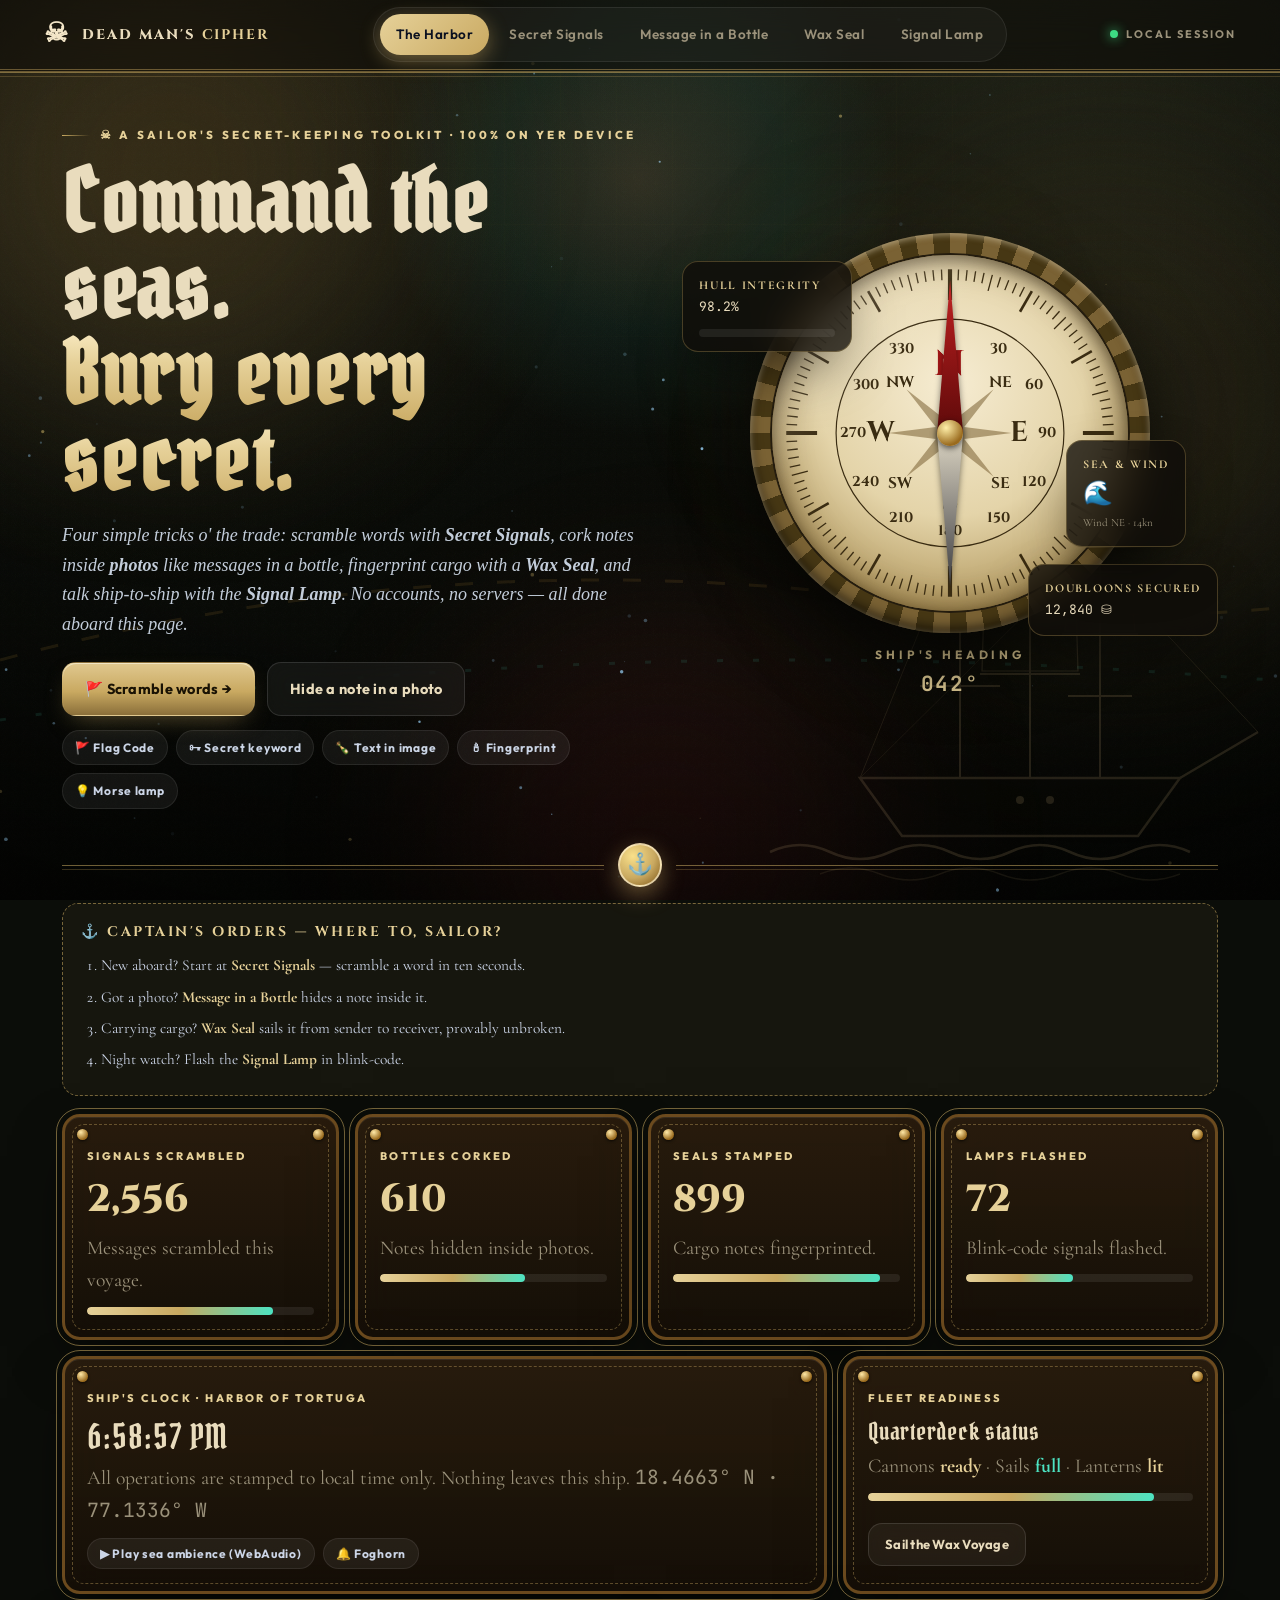
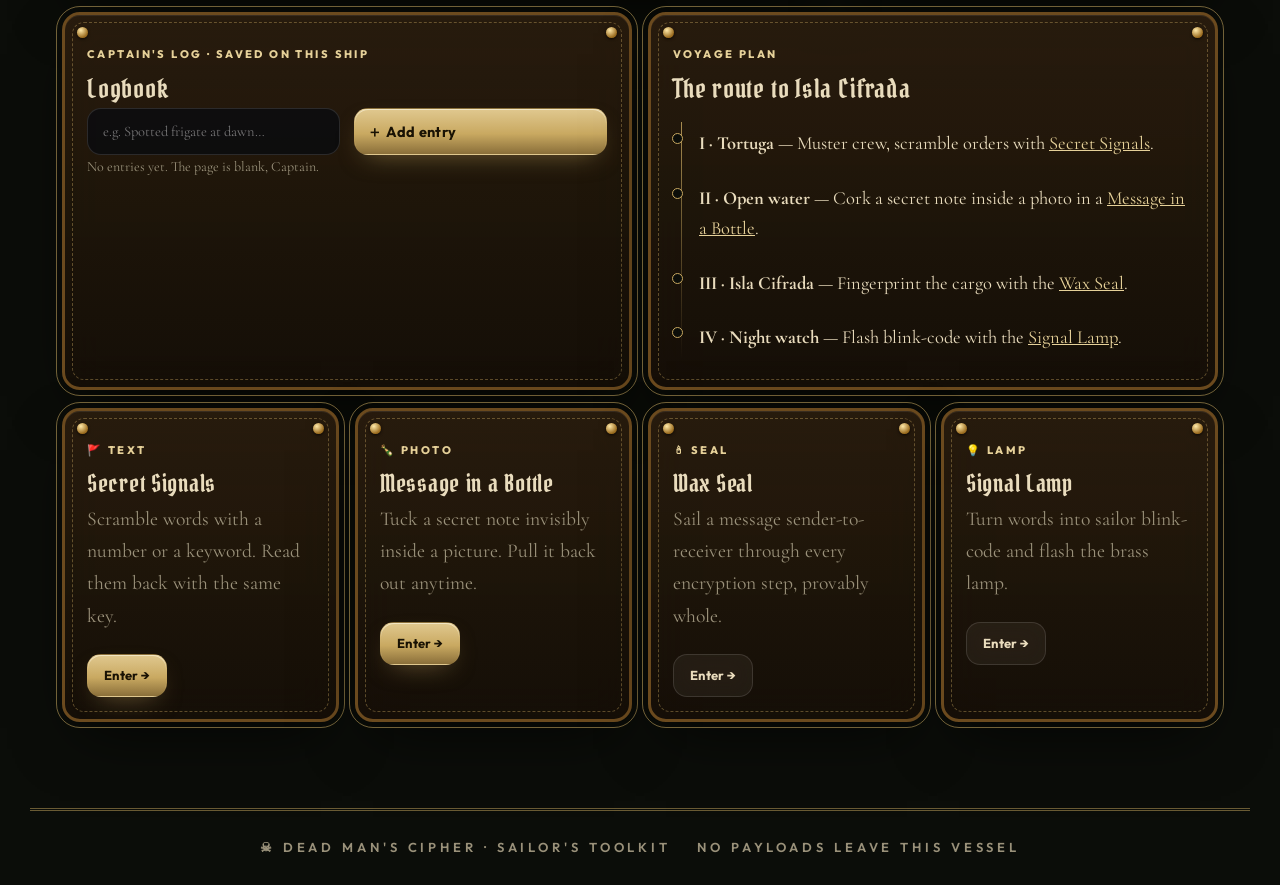
<file: index.html>
<!DOCTYPE html><html lang="en"><head><meta charset="UTF-8"><meta name="viewport" content="width=device-width,initial-scale=1">
<title>Dead Man's Cipher — The Harbor</title><meta name="description" content="A sailor's secret-keeping toolkit. Fully on your device.">
<link rel="stylesheet" href="css/styles.css">
<style>
/* Real mariner's compass: knurled brass bezel, engraved cream face, live needle */
.mariner{width:min(400px,86vw); margin:0 auto; text-align:center; animation:float 7s ease-in-out infinite}
.mariner:hover #needleSpin{animation:needlespin 1.6s linear infinite; cursor:pointer}
@keyframes needlespin{to{transform:rotate(360deg)}}
.bezel{position:relative; width:100%; aspect-ratio:1/1; border-radius:50%;
  background:repeating-conic-gradient(from 0deg,#7a6234 0 5deg,#463714 5deg 10deg);
  box-shadow:0 30px 70px rgba(0,0,0,.7), inset 0 2px 6px rgba(255,240,200,.5), inset 0 -5px 12px rgba(0,0,0,.65);
  padding:5.5%}
.bezel-face{position:relative; width:100%; height:100%; border-radius:50%; overflow:hidden;
  background:radial-gradient(circle at 50% 36%, #f6ecd2 0%, #e4d4a9 46%, #b49b62 78%, #6e5a30 100%);
  box-shadow:inset 0 0 34px rgba(60,40,10,.6), inset 0 5px 14px rgba(0,0,0,.35), 0 0 0 2px #241c0e}
#rose{position:absolute; inset:0; width:100%; height:100%}
#needleSpin{position:absolute; inset:0; transition:transform 1.6s cubic-bezier(.3,1.3,.4,1)}
.pin{position:absolute; left:50%; top:7%; bottom:7%; width:26px; transform:translateX(-50%);
  filter:drop-shadow(0 2px 3px rgba(0,0,0,.5))}
.pin i{position:absolute; left:0; right:0; display:block}
.pin .nn{top:0; height:50%; background:linear-gradient(180deg,#c02020,#5e0a0a); clip-path:polygon(50% 0,100% 100%,0 100%)}
.pin .ss{bottom:0; height:50%; background:linear-gradient(0deg,#3c3c40,#ddd6c4); clip-path:polygon(0 0,100% 0,50% 100%)}
.pivot{position:absolute; left:50%; top:50%; width:26px; height:26px; transform:translate(-50%,-50%);
  border-radius:50%; background:radial-gradient(circle at 35% 30%,#ffefa8,#9a6b1e 70%);
  box-shadow:0 2px 6px rgba(0,0,0,.65)}
.glare{position:absolute; inset:0; border-radius:50%; pointer-events:none;
  background:linear-gradient(135deg,rgba(255,255,255,.3) 0%,transparent 34%)}
.heading{margin-top:12px; font-size:12px; letter-spacing:.32em; color:var(--gold2); font-family:'Outfit',sans-serif; font-weight:700}
.heading .mono{font-size:21px; letter-spacing:.08em; display:block; margin-top:2px}
</style></head><body>
<div class="bg"><div class="blob b1"></div><div class="blob b2"></div><div class="blob b3"></div><div class="blob b4"></div>
<div class="grid"></div><canvas id="stars"></canvas><div id="cursorGlow"></div><div class="noise"></div><div class="vignette"></div></div>
<div class="map-lines"></div>

<header class="topbar" id="topbar">
  <a class="brand" href="index.html" data-link><span class="brand-mark">☠</span><span>DEAD MAN'S <b>CIPHER</b></span></a>
  <nav class="nav" id="mainNav"><span id="navPill"></span>
    <a href="index.html" data-link class="active">The Harbor</a>
    <a href="cipher.html" data-link>Secret Signals</a>
    <a href="stego.html" data-link>Message in a Bottle</a>
    <a href="seal.html" data-link>Wax Seal</a>
    <a href="trials.html" data-link>Signal Lamp</a>
  </nav>
  <div class="top-right"><div class="live"><i></i><span>LOCAL SESSION</span></div>
  <button class="burger" id="burger" aria-label="Menu">☰</button></div>
</header>
<div class="mobile-menu glass hidden" id="mmenu">
  <a href="index.html" class="active">The Harbor</a><a href="cipher.html">Secret Signals</a>
  <a href="stego.html">Message in a Bottle</a><a href="seal.html">Wax Seal</a><a href="trials.html">Signal Lamp</a>
</div>

<div class="wrap"><main class="page" id="page">
  <section class="hero">
    <div>
      <div class="eyebrow">☠ A sailor's secret-keeping toolkit · 100% on yer device</div>
      <h1 class="pirate-h" style="font-size:clamp(46px,7vw,86px);line-height:1;margin:14px 0">Command the seas.<br><span class="gold-h">Bury every secret.</span></h1>
      <p class="pirate-lead">Four simple tricks o' the trade: scramble words with <b>Secret Signals</b>, cork notes inside <b>photos</b> like messages in a bottle, fingerprint cargo with a <b>Wax Seal</b>, and talk ship-to-ship with the <b>Signal Lamp</b>. No accounts, no servers — all done aboard this page.</p>
      <div class="cta-row">
        <a class="btn btn-gold" href="cipher.html" data-link>🚩 Scramble words →</a>
        <a class="btn btn-ghost" href="stego.html" data-link>Hide a note in a photo</a>
      </div>
      <div class="toolbar" style="margin-top:14px">
        <span class="chip">🚩 Flag Code</span><span class="chip">🗝 Secret keyword</span><span class="chip">🍾 Text in image</span><span class="chip">🕯 Fingerprint</span><span class="chip">💡 Morse lamp</span>
      </div>
    </div>
    <div class="ship-stage" aria-hidden="true">
      <div class="mariner" title="Hover to swing the needle">
        <div class="bezel"><div class="bezel-face">
          <svg id="rose" viewBox="0 0 300 300"></svg>
          <div id="needleSpin"><div class="pin"><i class="nn"></i><i class="ss"></i></div></div>
          <div class="pivot"></div><div class="glare"></div>
        </div></div>
        <div class="heading">SHIP'S HEADING<span class="mono" id="hdg">042°</span></div>
      </div>
      <div class="float-card f1"><b>HULL INTEGRITY</b><span class="mono" id="hull">98.2%</span><div class="bar"><i data-w="98%"></i></div></div>
      <div class="float-card f2"><b>DOUBLOONS SECURED</b><span class="mono"><span data-count="12840">0</span> ⛁</span></div>
      <div class="float-card f3"><b>SEA &amp; WIND</b><div style="font-size:24px">🌊</div><div style="font-size:11px;color:var(--muted)" id="wind">Wind NE · 14kn</div></div>
    </div>
  </section>

  <div class="divider" aria-hidden="true"><span class="rope"></span><span class="anchor-medal">⚓</span><span class="rope"></span></div>

  <div class="orders rv">
    <h4>⚓ CAPTAIN'S ORDERS — WHERE TO, SAILOR?</h4>
    <ol><li>New aboard? Start at <b>Secret Signals</b> — scramble a word in ten seconds.</li>
    <li>Got a photo? <b>Message in a Bottle</b> hides a note inside it.</li>
    <li>Carrying cargo? <b>Wax Seal</b> sails it from sender to receiver, provably unbroken.</li>
    <li>Night watch? Flash the <b>Signal Lamp</b> in blink-code.</li></ol>
  </div>

  <section class="bento">
    <div class="wood glass card span3 rv"><span class="nail tl"></span><span class="nail tr"></span><span class="kicker">SIGNALS SCRAMBLED</span><div class="stat-num" data-count="3421">0</div><p>Messages scrambled this voyage.</p><div class="bar"><i data-w="82%"></i></div></div>
    <div class="wood glass card span3 rv"><span class="nail tl"></span><span class="nail tr"></span><span class="kicker">BOTTLES CORKED</span><div class="stat-num" data-count="817">0</div><p>Notes hidden inside photos.</p><div class="bar"><i data-w="64%"></i></div></div>
    <div class="wood glass card span3 rv"><span class="nail tl"></span><span class="nail tr"></span><span class="kicker">SEALS STAMPED</span><div class="stat-num" data-count="1204">0</div><p>Cargo notes fingerprinted.</p><div class="bar"><i data-w="91%"></i></div></div>
    <div class="wood glass card span3 rv"><span class="nail tl"></span><span class="nail tr"></span><span class="kicker">LAMPS FLASHED</span><div class="stat-num" data-count="96">0</div><p>Blink-code signals flashed.</p><div class="bar"><i data-w="47%"></i></div></div>
    <div class="wood glass card span8 rv"><span class="nail tl"></span><span class="nail tr"></span>
      <span class="kicker">SHIP'S CLOCK · HARBOR OF TORTUGA</span>
      <h3 class="pirate-h mono" id="clock" style="font-size:34px">--:--:--</h3>
      <p>All operations are stamped to local time only. Nothing leaves this ship. <span class="mono" id="coords">18.4663° N · 77.1336° W</span></p>
      <div class="toolbar"><button class="chip" id="shanty">▶ Play sea ambience (WebAudio)</button><button class="chip" id="foghorn">🔔 Foghorn</button></div>
    </div>
    <div class="wood glass card span4 rv"><span class="nail tl"></span><span class="nail tr"></span>
      <span class="kicker">FLEET READINESS</span><h3 class="pirate-h" style="font-size:24px">Quarterdeck status</h3>
      <p>Cannons <b style="color:var(--gold2)">ready</b> · Sails <b style="color:var(--sea)">full</b> · Lanterns <b style="color:var(--gold2)">lit</b></p>
      <div class="bar"><i data-w="88%"></i></div>
      <div class="cta-row"><a class="btn btn-ghost" href="seal.html" data-link style="padding:10px 16px;font-size:13px">Sail the Wax Voyage</a></div>
    </div>
  </section>

  <section class="bento">
    <div class="wood glass card span6 rv"><span class="nail tl"></span><span class="nail tr"></span>
      <span class="kicker">CAPTAIN'S LOG · SAVED ON THIS SHIP</span><h3 class="pirate-h" style="font-size:26px">Logbook</h3>
      <div class="grid2"><input type="text" id="logInput" placeholder="e.g. Spotted frigate at dawn…"><button class="btn btn-gold" id="logAdd" style="padding:12px">＋ Add entry</button></div>
      <div id="logList"></div>
    </div>
    <div class="wood glass card span6 rv"><span class="nail tl"></span><span class="nail tr"></span>
      <span class="kicker">VOYAGE PLAN</span><h3 class="pirate-h" style="font-size:26px">The route to Isla Cifrada</h3>
      <div class="timeline">
        <div class="tl-item"><b>I · Tortuga</b> — Muster crew, scramble orders with <a href="cipher.html" data-link style="color:var(--gold2)">Secret Signals</a>.</div>
        <div class="tl-item"><b>II · Open water</b> — Cork a secret note inside a photo in a <a href="stego.html" data-link style="color:var(--gold2)">Message in a Bottle</a>.</div>
        <div class="tl-item"><b>III · Isla Cifrada</b> — Fingerprint the cargo with the <a href="seal.html" data-link style="color:var(--gold2)">Wax Seal</a>.</div>
        <div class="tl-item"><b>IV · Night watch</b> — Flash blink-code with the <a href="trials.html" data-link style="color:var(--gold2)">Signal Lamp</a>.</div>
      </div>
    </div>
  </section>

  <section class="bento">
    <div class="wood glass card span3 rv"><span class="nail tl"></span><span class="nail tr"></span><span class="kicker">🚩 TEXT</span><h3 class="pirate-h" style="font-size:24px">Secret Signals</h3><p>Scramble words with a number or a keyword. Read them back with the same key.</p><div class="cta-row"><a class="btn btn-gold" data-link href="cipher.html" style="padding:10px 16px;font-size:13px">Enter →</a></div></div>
    <div class="wood glass card span3 rv"><span class="nail tl"></span><span class="nail tr"></span><span class="kicker">🍾 PHOTO</span><h3 class="pirate-h" style="font-size:24px">Message in a Bottle</h3><p>Tuck a secret note invisibly inside a picture. Pull it back out anytime.</p><div class="cta-row"><a class="btn btn-gold" data-link href="stego.html" style="padding:10px 16px;font-size:13px">Enter →</a></div></div>
    <div class="wood glass card span3 rv"><span class="nail tl"></span><span class="nail tr"></span><span class="kicker">🕯 SEAL</span><h3 class="pirate-h" style="font-size:24px">Wax Seal</h3><p>Sail a message sender-to-receiver through every encryption step, provably whole.</p><div class="cta-row"><a class="btn btn-ghost" data-link href="seal.html" style="padding:10px 16px;font-size:13px">Enter →</a></div></div>
    <div class="wood glass card span3 rv"><span class="nail tl"></span><span class="nail tr"></span><span class="kicker">💡 LAMP</span><h3 class="pirate-h" style="font-size:24px">Signal Lamp</h3><p>Turn words into sailor blink-code and flash the brass lamp.</p><div class="cta-row"><a class="btn btn-ghost" data-link href="trials.html" style="padding:10px 16px;font-size:13px">Enter →</a></div></div>
  </section>
</main></div>
<footer><span>☠ DEAD MAN'S CIPHER · SAILOR'S TOOLKIT</span><span>NO PAYLOADS LEAVE THIS VESSEL</span></footer>
<script src="js/shell.js"></script>
<script>
// Harbor-only: clock, compass drift, logbook (localStorage), WebAudio sea + foghorn
const clock=document.getElementById('clock');
setInterval(()=>{clock.textContent=new Date().toLocaleTimeString();},1000); clock.textContent=new Date().toLocaleTimeString();
// Real compass: engrave the rose (ticks, degrees, star), then swing the live needle
(function(){
  const NS='http://www.w3.org/2000/svg', rose=document.getElementById('rose');
  const P=(r,d)=>{const a=d*Math.PI/180; return [150+r*Math.sin(a), 150-r*Math.cos(a)];};
  const line=(x1,y1,x2,y2,w,op)=>{const l=document.createElementNS(NS,'line');
    l.setAttribute('x1',x1);l.setAttribute('y1',y1);l.setAttribute('x2',x2);l.setAttribute('y2',y2);
    l.setAttribute('stroke','#3a2c12');l.setAttribute('stroke-width',w);l.setAttribute('opacity',op||1);rose.appendChild(l);};
  for(let d=0;d<360;d+=3){ // 120 engraved ticks
    const card=d%90===0, mid=d%30===0, sm=d%15===0;
    const a=P(card?112:mid?118:sm?124:129,d), b=P(138,d);
    line(a[0].toFixed(1),a[1].toFixed(1),b[0].toFixed(1),b[1].toFixed(1),card?3.5:mid?2.2:1.1);
  }
  const ring=document.createElementNS(NS,'circle'); // hairline chapter ring
  ring.setAttribute('cx',150);ring.setAttribute('cy',150);ring.setAttribute('r',96);
  ring.setAttribute('fill','none');ring.setAttribute('stroke','#3a2c12');ring.setAttribute('stroke-width','1');rose.appendChild(ring);
  const txt=(x,y,s,size,fill,anchor)=>{const t=document.createElementNS(NS,'text');
    t.setAttribute('x',x);t.setAttribute('y',y);t.setAttribute('text-anchor',anchor||'middle');
    t.setAttribute('dominant-baseline','central');t.setAttribute('font-size',size);
    t.setAttribute('font-family','Cinzel,serif');t.setAttribute('font-weight','700');
    t.setAttribute('fill',fill||'#3a2c12');t.textContent=s;rose.appendChild(t);};
  for(let d=30;d<360;d+=30){const p=P(82,d); txt(p[0].toFixed(1),p[1].toFixed(1),d,12);} // degrees
  const N=P(58,0),E=P(58,90),S=P(58,180),W=P(58,270);
  txt(N[0],N[1],'N',30,'#a31616');txt(E[0],E[1],'E',24);txt(S[0],S[1],'S',24);txt(W[0],W[1],'W',24);
  [[45,'NE'],[135,'SE'],[225,'SW'],[315,'NW']].forEach(([d,s])=>{const p=P(60,d);txt(p[0].toFixed(1),p[1].toFixed(1),s,13);});
  let star=''; // 8-point rose star, alternating ink and oxblood
  for(let k=0;k<16;k++){const r=k%2===0?52:13,p=P(r,k*22.5);star+=p[0].toFixed(1)+','+p[1].toFixed(1)+' ';}
  const pg=document.createElementNS(NS,'polygon');
  pg.setAttribute('points',star);pg.setAttribute('fill','#7a6234');pg.setAttribute('opacity','.55');rose.appendChild(pg);
  // live heading: slow random walk, needle follows, wind backs along
  const dirs=['N','NE','E','SE','S','SW','W','NW']; let di=1, hdg=42;
  const spin=document.getElementById('needleSpin'), hdgEl=document.getElementById('hdg');
  setInterval(()=>{
    hdg=(hdg+(Math.random()*12-6)+360)%360;
    spin.style.transform='rotate('+hdg.toFixed(1)+'deg)';
    hdgEl.textContent=String(Math.round(hdg)).padStart(3,'0')+'°';
    di=(di+1)%8;
    document.getElementById('wind').textContent='Wind '+dirs[di]+' · '+(10+Math.floor(Math.random()*12))+'kn';
  },4000);
})();
// logbook
const K='dmc_log', list=document.getElementById('logList'), inp=document.getElementById('logInput');
function load(){try{return JSON.parse(localStorage.getItem(K))||[]}catch{return[]}}
function save(v){localStorage.setItem(K,JSON.stringify(v))}
function render(){const v=load(); list.innerHTML=v.length?v.map((t,i)=>`<div class="log-item">📜 ${t}<button data-i="${i}" aria-label="delete">✕</button></div>`).join(''):'<p style="color:var(--muted);font-size:14px">No entries yet. The page is blank, Captain.</p>';
  list.querySelectorAll('button').forEach(b=>b.onclick=()=>{const a=load();a.splice(+b.dataset.i,1);save(a);render();});}
document.getElementById('logAdd').onclick=()=>{if(!inp.value.trim())return toast('Write something first, Captain');const a=load();a.unshift(new Date().toLocaleString()+' — '+inp.value.trim());save(a);inp.value='';render();toast('Logged in the ship\'s book');};
render();
// WebAudio sea + foghorn (no assets needed)
let AC=null;
document.getElementById('shanty').onclick=e=>{AC=AC||new (window.AudioContext||window.webkitAudioContext)();
  const o=AC.createOscillator(),g=AC.createGain();o.type='sine';o.frequency.value=110;g.gain.value=.05;
  const lfo=AC.createOscillator(),lg=AC.createGain();lfo.frequency.value=.15;lg.gain.value=.03;lfo.connect(lg);lg.connect(g.gain);
  o.connect(g);g.connect(AC.destination);o.start();lfo.start();setTimeout(()=>{o.stop();lfo.stop();},6000);toast('🌊 Sea ambience… (6s synthesized swell)');};
document.getElementById('foghorn').onclick=()=>{AC=AC||new (window.AudioContext||window.webkitAudioContext)();
  const o=AC.createOscillator(),g=AC.createGain();o.type='sawtooth';o.frequency.value=82;g.gain.setValueAtTime(.12,AC.currentTime);
  g.gain.exponentialRampToValueAtTime(.001,AC.currentTime+2);o.connect(g);g.connect(AC.destination);o.start();o.stop(AC.currentTime+2);};
</script></body></html>
</file>
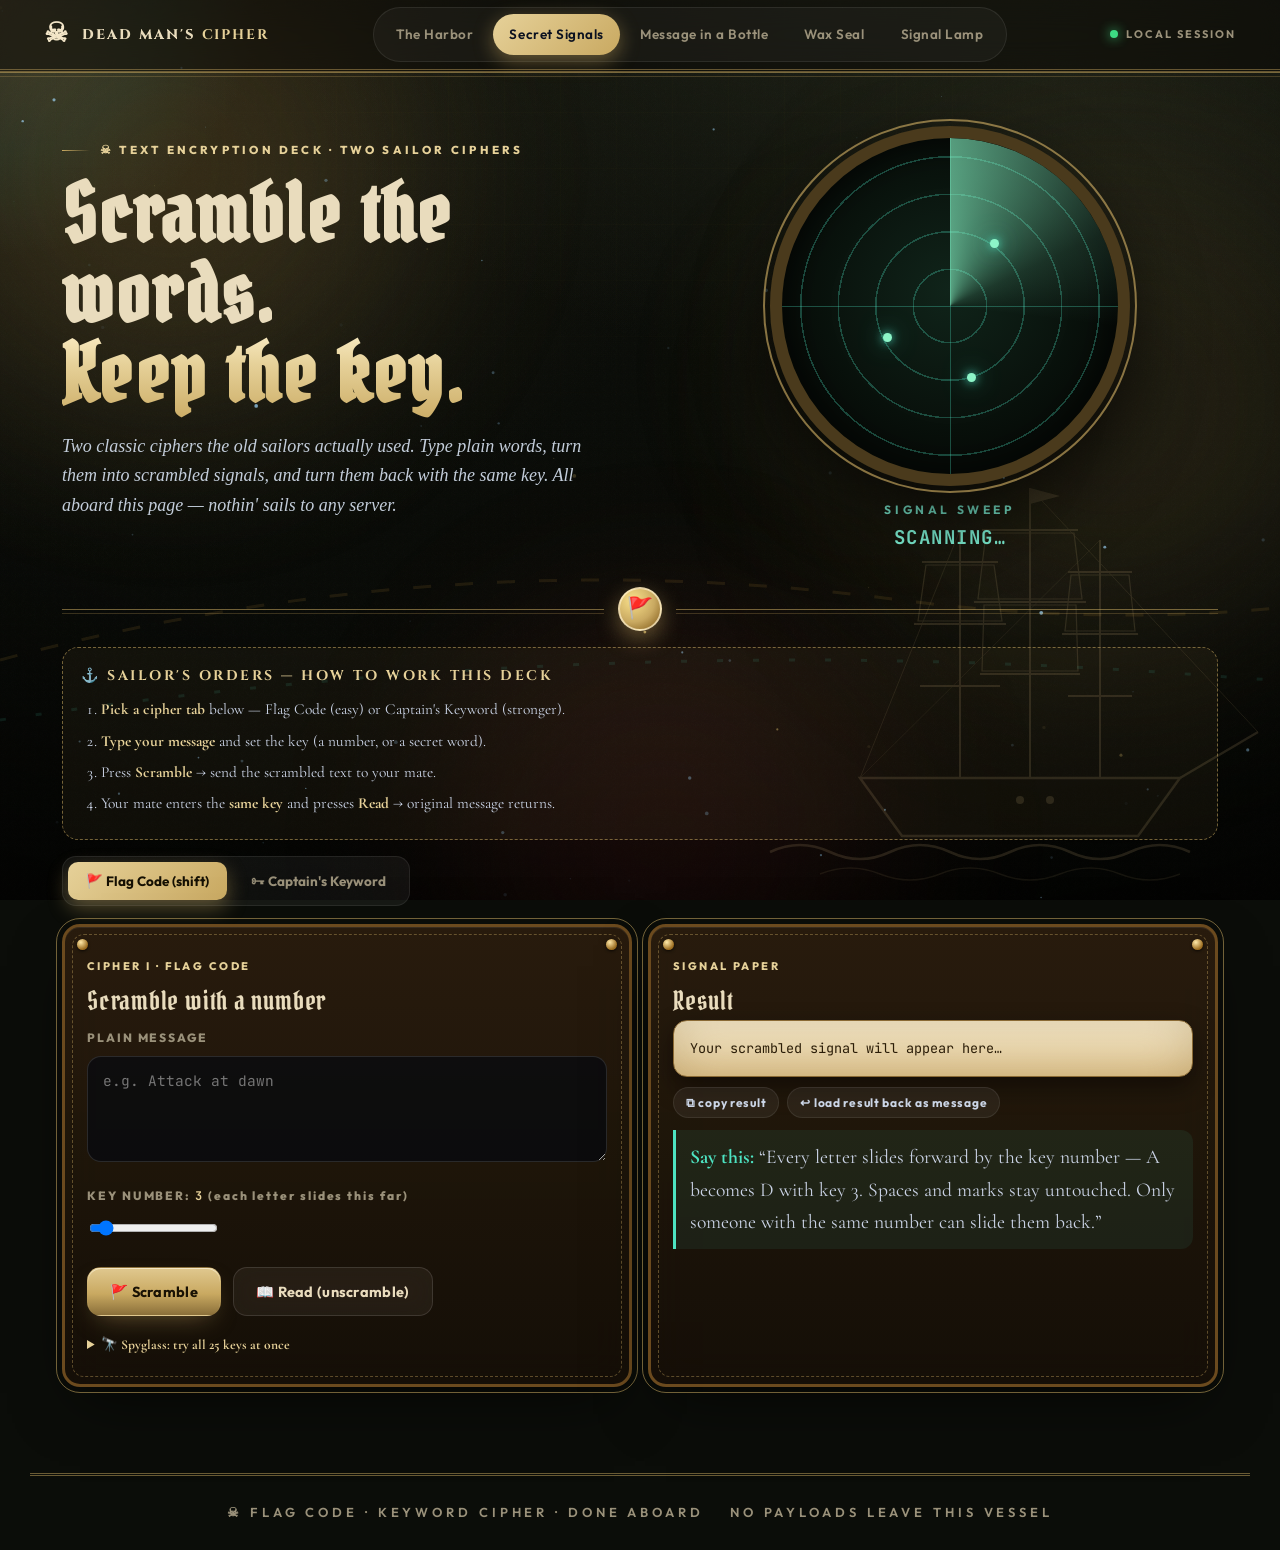
<file: cipher.html>
<!DOCTYPE html><html lang="en"><head><meta charset="UTF-8"><meta name="viewport" content="width=device-width,initial-scale=1">
<title>Secret Signals — Text Encryption</title><link rel="stylesheet" href="css/styles.css">
<style>
/* Ship's radar: phosphor sweep over a brass-ringed scope */
.radar-wrap{width:min(360px,84vw); margin:0 auto; text-align:center; animation:float 7s ease-in-out infinite}
#radar{position:relative; width:100%; aspect-ratio:1/1; border-radius:50%; overflow:hidden;
  background:radial-gradient(circle at 50% 45%, #10241a 0%, #070c08 68%);
  border:12px solid #4a3a1c; outline:2px solid rgba(201,169,97,.65); outline-offset:5px;
  box-shadow:0 30px 70px rgba(0,0,0,.7), inset 0 0 40px rgba(0,0,0,.8)}
.rings{position:absolute; inset:0; border-radius:50%;
  background:repeating-radial-gradient(circle at 50% 50%, transparent 0 36px, rgba(77,227,194,.28) 36px 37.5px)}
.ch{position:absolute; left:0; right:0; top:50%; height:1px; background:rgba(77,227,194,.3)}
.cv{position:absolute; top:0; bottom:0; left:50%; width:1px; background:rgba(77,227,194,.3)}
.sweep{position:absolute; inset:0; border-radius:50%;
  background:conic-gradient(from 0deg, rgba(140,255,205,.6), rgba(140,255,205,.12) 18%, transparent 27%);
  animation:sweep 4s linear infinite}
@keyframes sweep{to{transform:rotate(360deg)}}
.blip{position:absolute; width:9px; height:9px; border-radius:50%; background:#8df5c8;
  box-shadow:0 0 10px #4de3c2, 0 0 24px rgba(77,227,194,.8);
  animation:ping 2.2s ease-out infinite; transition:left 1s, top 1s}
.blip:nth-child(2){animation-delay:.7s}.blip:nth-child(3){animation-delay:1.4s}
@keyframes ping{0%{transform:scale(.6);opacity:1}70%{transform:scale(2.1);opacity:.9}100%{transform:scale(2.6);opacity:0}}
.scope-read{margin-top:14px; font-size:12px; letter-spacing:.3em; color:#7df0d4; font-family:'Outfit',sans-serif; font-weight:700}
.scope-read .mono{font-size:19px; letter-spacing:.08em; display:block; margin-top:2px}
</style></head><body>
<div class="bg"><div class="blob b1"></div><div class="blob b2"></div><div class="blob b3"></div><div class="blob b4"></div>
<div class="grid"></div><canvas id="stars"></canvas><div id="cursorGlow"></div><div class="noise"></div><div class="vignette"></div></div><div class="map-lines"></div>
<header class="topbar" id="topbar">
  <a class="brand" href="index.html" data-link><span class="brand-mark">☠</span><span>DEAD MAN'S <b>CIPHER</b></span></a>
  <nav class="nav" id="mainNav"><span id="navPill"></span>
    <a href="index.html" data-link>The Harbor</a><a href="cipher.html" data-link class="active">Secret Signals</a>
    <a href="stego.html" data-link>Message in a Bottle</a><a href="seal.html" data-link>Wax Seal</a><a href="trials.html" data-link>Signal Lamp</a></nav>
  <div class="top-right"><div class="live"><i></i><span>LOCAL SESSION</span></div><button class="burger" id="burger">☰</button></div>
</header>
<div class="mobile-menu glass hidden" id="mmenu"><a href="index.html">The Harbor</a><a href="cipher.html" class="active">Secret Signals</a><a href="stego.html">Message in a Bottle</a><a href="seal.html">Wax Seal</a><a href="trials.html">Signal Lamp</a></div>

<div class="wrap"><main class="page" id="page">
  <section class="hero">
  <div>
  <div class="eyebrow">☠ Text encryption deck · Two sailor ciphers</div>
  <h1 class="pirate-h" style="font-size:clamp(44px,7vw,80px);line-height:1;margin:14px 0">Scramble the words.<br><span class="gold-h">Keep the key.</span></h1>
  <p class="pirate-lead" style="max-width:62ch">Two classic ciphers the old sailors actually used. Type plain words, turn them into scrambled signals, and turn them back with the same key. All aboard this page — nothin' sails to any server.</p>
  </div>
  <div class="radar-wrap" aria-hidden="true">
    <div id="radar"><div class="rings"></div><div class="ch"></div><div class="cv"></div><div class="sweep"></div>
      <span class="blip" style="left:62%;top:30%"></span><span class="blip" style="left:30%;top:58%"></span><span class="blip" style="left:55%;top:70%"></span>
    </div>
    <div class="scope-read">SIGNAL SWEEP<span class="mono" id="sweepRead">SCANNING…</span></div>
  </div>
  </section>
  <div class="divider" aria-hidden="true"><span class="rope"></span><span class="anchor-medal">🚩</span><span class="rope"></span></div>

  <div class="orders rv">
    <h4>⚓ SAILOR'S ORDERS — HOW TO WORK THIS DECK</h4>
    <ol><li><b>Pick a cipher tab</b> below — Flag Code (easy) or Captain's Keyword (stronger).</li>
    <li><b>Type your message</b> and set the key (a number, or a secret word).</li>
    <li>Press <b>Scramble</b> → send the scrambled text to your mate.</li>
    <li>Your mate enters the <b>same key</b> and presses <b>Read</b> → original message returns.</li></ol>
  </div>

  <div class="tabs rv" role="tablist" style="margin-top:16px">
    <button id="tFlag" class="on">🚩 Flag Code (shift)</button><button id="tKey">🗝 Captain's Keyword</button>
  </div>

  <section class="bento" id="paneFlag">
    <div class="wood glass card span6 rv"><span class="nail tl"></span><span class="nail tr"></span>
      <span class="kicker">CIPHER I · FLAG CODE</span><h3 class="pirate-h" style="font-size:26px">Scramble with a number</h3>
      <label class="field"><span>PLAIN MESSAGE</span><textarea id="czMsg" rows="4" placeholder="e.g. Attack at dawn"></textarea></label>
      <label class="field"><span>KEY NUMBER: <b id="czShiftV" class="mono" style="color:var(--gold2)">3</b> (each letter slides this far)</span>
      <input type="range" id="czShift" min="1" max="25" value="3" style="padding:0"></label>
      <div class="cta-row"><button class="btn btn-gold" id="czEnc">🚩 Scramble</button><button class="btn btn-ghost" id="czDec">📖 Read (unscramble)</button></div>
      <details class="spy"><summary>🔭 Spyglass: try all 25 keys at once</summary><div class="parchment" id="czAll" style="margin-top:8px">Press “Spy all keys”…</div><div class="cta-row"><button class="chip" id="czSpy">🔭 Spy all keys</button></div></details>
    </div>
    <div class="wood glass card span6 rv"><span class="nail tl"></span><span class="nail tr"></span>
      <span class="kicker">SIGNAL PAPER</span><h3 class="pirate-h" style="font-size:26px">Result</h3>
      <div class="parchment" id="czOut">Your scrambled signal will appear here…</div>
      <div class="toolbar"><button class="chip" id="czCopy">⧉ copy result</button><button class="chip" id="czUse">↩ load result back as message</button></div>
      <div class="saythis"><b>Say this:</b> “Every letter slides forward by the key number — A becomes D with key 3. Spaces and marks stay untouched. Only someone with the same number can slide them back.”</div>
    </div>
  </section>

  <section class="bento" id="paneKey" style="display:none">
    <div class="wood glass card span6 rv in"><span class="nail tl"></span><span class="nail tr"></span>
      <span class="kicker">CIPHER II · CAPTAIN'S KEYWORD</span><h3 class="pirate-h" style="font-size:26px">Scramble with a secret word</h3>
      <label class="field"><span>PLAIN MESSAGE</span><textarea id="vgMsg" rows="4" placeholder="e.g. Meet at the old lighthouse"></textarea></label>
      <label class="field"><span>KEYWORD (letters only, e.g. RUM)</span><input type="text" id="vgKey" placeholder="RUM"></label>
      <div class="cta-row"><button class="btn btn-gold" id="vgEnc">🗝 Scramble</button><button class="btn btn-ghost" id="vgDec">📖 Read (unscramble)</button></div>
    </div>
    <div class="wood glass card span6 rv in"><span class="nail tl"></span><span class="nail tr"></span>
      <span class="kicker">SIGNAL PAPER</span><h3 class="pirate-h" style="font-size:26px">Result</h3>
      <div class="parchment" id="vgOut">Your scrambled signal will appear here…</div>
      <div class="toolbar"><button class="chip" id="vgCopy">⧉ copy result</button><button class="chip" id="vgUse">↩ load result back as message</button></div>
      <div class="saythis"><b>Say this:</b> “Each letter shifts by a different amount taken from the keyword, repeating over the message. The same letter scrambles differently each time — so letter-counting spies fail, unlike the simple shift.”</div>
    </div>
  </section>
</main></div>
<footer><span>☠ FLAG CODE · KEYWORD CIPHER · DONE ABOARD</span><span>NO PAYLOADS LEAVE THIS VESSEL</span></footer>
<script src="js/shell.js"></script>
<script>
// --- Cipher I: Flag Code (Caesar shift). Slide every letter forward by N. ---
function slide(text, n){
  return text.replace(/[a-z]/gi, ch => {
    const base = (ch <= 'Z' && ch >= 'A') ? 65 : 97;   // keep upper/lower case
    return String.fromCharCode((ch.charCodeAt(0) - base + n + 26) % 26 + base);
  }); // anything that is not a letter (spaces, 123, !) sails through untouched
}
const $ = id => document.getElementById(id);
$('tFlag').onclick = () => { $('tFlag').classList.add('on'); $('tKey').classList.remove('on'); $('paneFlag').style.display=''; $('paneKey').style.display='none'; };
$('tKey').onclick  = () => { $('tKey').classList.add('on'); $('tFlag').classList.remove('on'); $('paneKey').style.display=''; $('paneFlag').style.display='none'; };
$('czShift').oninput = e => $('czShiftV').textContent = e.target.value;
const czN = () => parseInt($('czShift').value);
$('czEnc').onclick = () => { if(!$('czMsg').value.trim()) return toast('Write a message first, sailor'); $('czOut').textContent = slide($('czMsg').value, czN()); toast('🚩 Signal scrambled'); };
$('czDec').onclick = () => { if(!$('czMsg').value.trim()) return toast('Paste the scrambled signal first'); $('czOut').textContent = slide($('czMsg').value, 26 - czN()); toast('📖 Signal read'); };
$('czSpy').onclick = () => { const t = $('czMsg').value || 'WKH NUDNHQ DZDNHV'; let out=''; for(let k=1;k<=25;k++) out += 'key '+String(k).padStart(2,'0')+' → '+slide(t, 26-k)+'\n'; $('czAll').textContent = out; };
$('czCopy').onclick = () => copyText($('czOut').textContent, 'Signal copied');
$('czUse').onclick = () => { $('czMsg').value = $('czOut').textContent; toast('Loaded back — now press Read with the same key'); };
// --- Cipher II: Captain's Keyword (Vigenère). Each letter shifts by the matching keyword letter. ---
function keyword(text, key, unscramble){
  key = (key || '').toUpperCase().replace(/[^A-Z]/g, '');
  if(!key) return null;
  let ki = 0;
  return text.replace(/[a-z]/gi, ch => {
    const base = (ch <= 'Z' && ch >= 'A') ? 65 : 97;
    const shift = key.charCodeAt(ki % key.length) - 65; ki++;
    const n = unscramble ? (26 - shift) : shift;
    return String.fromCharCode((ch.charCodeAt(0) - base + n) % 26 + base);
  });
}
function vgGo(un){
  if(!$('vgMsg').value.trim()) return toast('Write a message first, sailor');
  const r = keyword($('vgMsg').value, $('vgKey').value, un);
  if(r === null) return toast('Set a keyword using letters only (e.g. RUM)');
  $('vgOut').textContent = r; toast(un ? '📖 Signal read' : '🗝 Signal scrambled');
}
$('vgEnc').onclick = () => vgGo(false);
$('vgDec').onclick = () => vgGo(true);
$('vgCopy').onclick = () => copyText($('vgOut').textContent, 'Signal copied');
$('vgUse').onclick = () => { $('vgMsg').value = $('vgOut').textContent; toast('Loaded back — now press Read with the same keyword'); };
// Radar life: contacts drift each sweep, readout cycles bearings
(function(){
  const blips=[...document.querySelectorAll('#radar .blip')];
  const notes=['SCANNING…','CONTACT ×3','BEARING 042°','SIGNAL STRONG','BEARING 310°'];
  let ni=0;
  setInterval(()=>{
    blips.forEach(b=>{
      const a=Math.random()*Math.PI*2, r=8+Math.random()*34; // keep contacts on the round scope
      b.style.left=(50+r*Math.cos(a)).toFixed(1)+'%'; b.style.top=(50+r*Math.sin(a)).toFixed(1)+'%';
    });
    document.getElementById('sweepRead').textContent=notes[ni=(ni+1)%notes.length];
  },4000);
})();
</script></body></html>
</file>
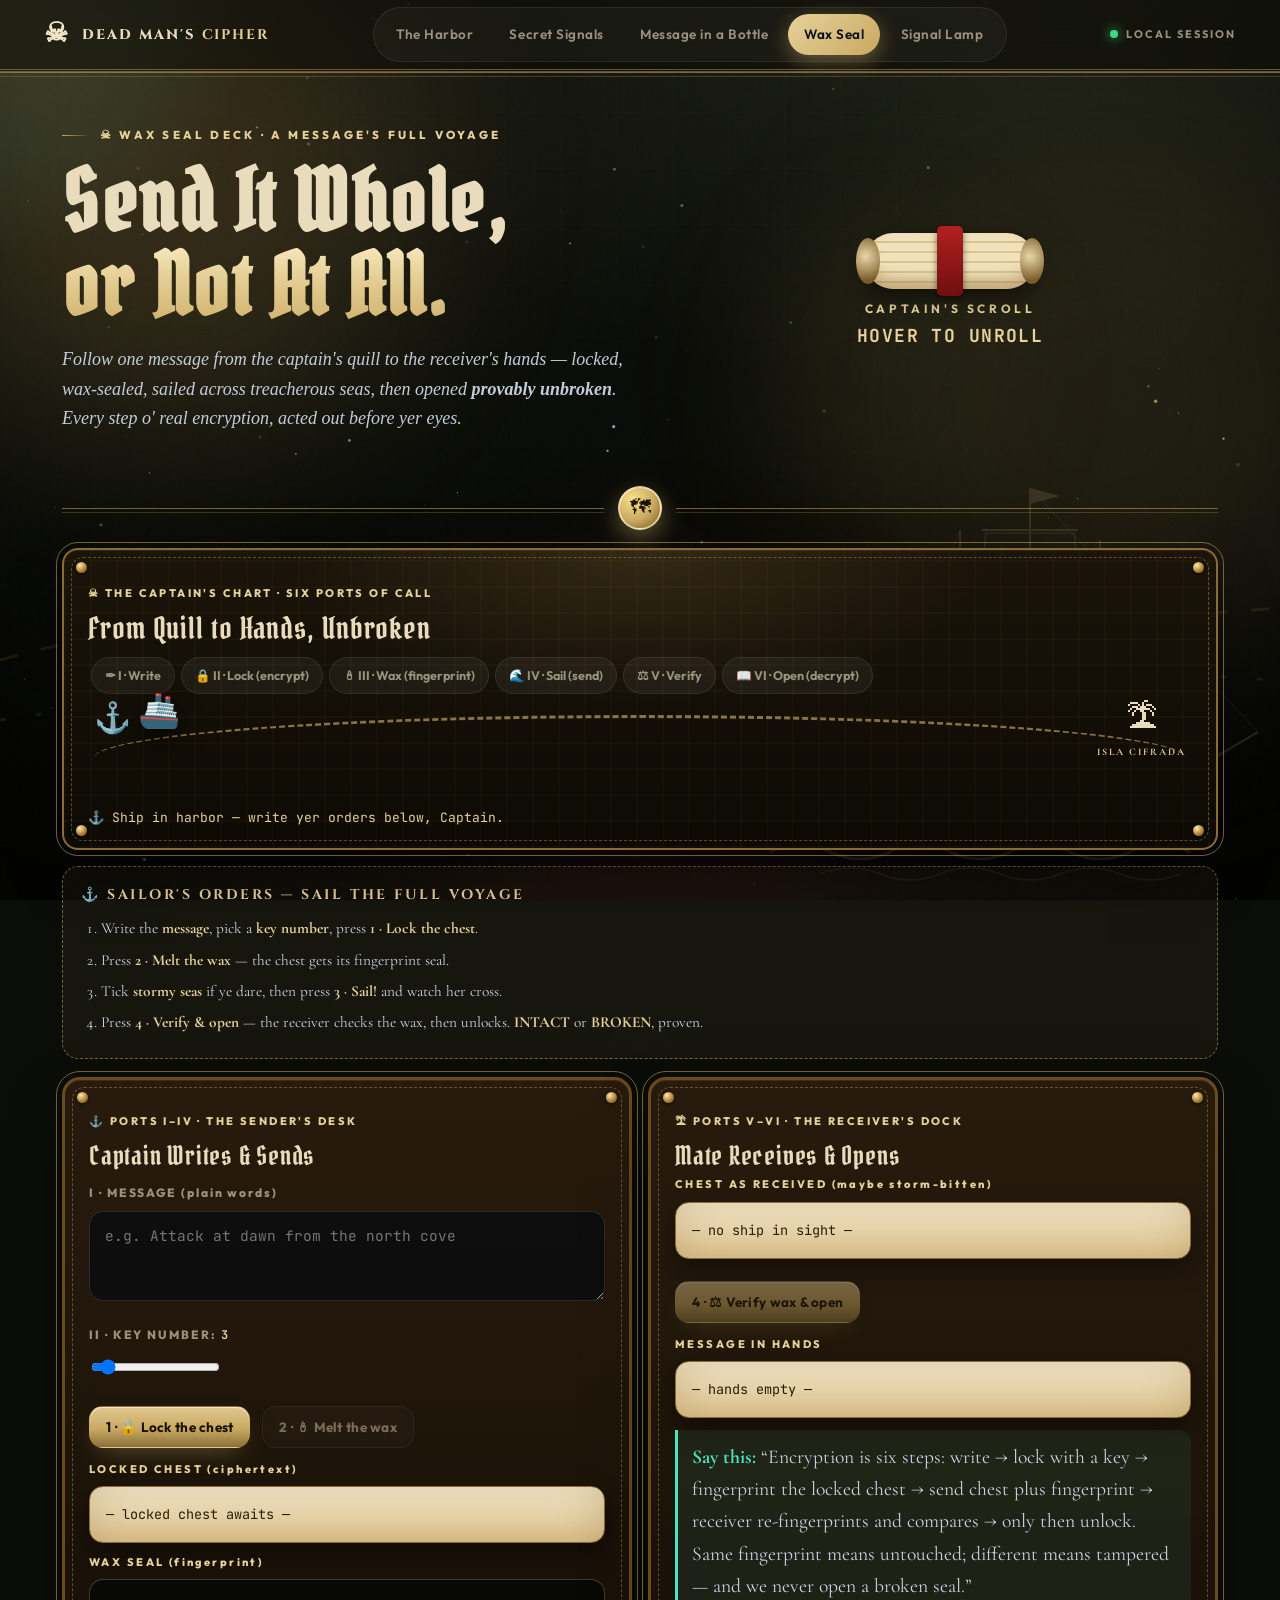
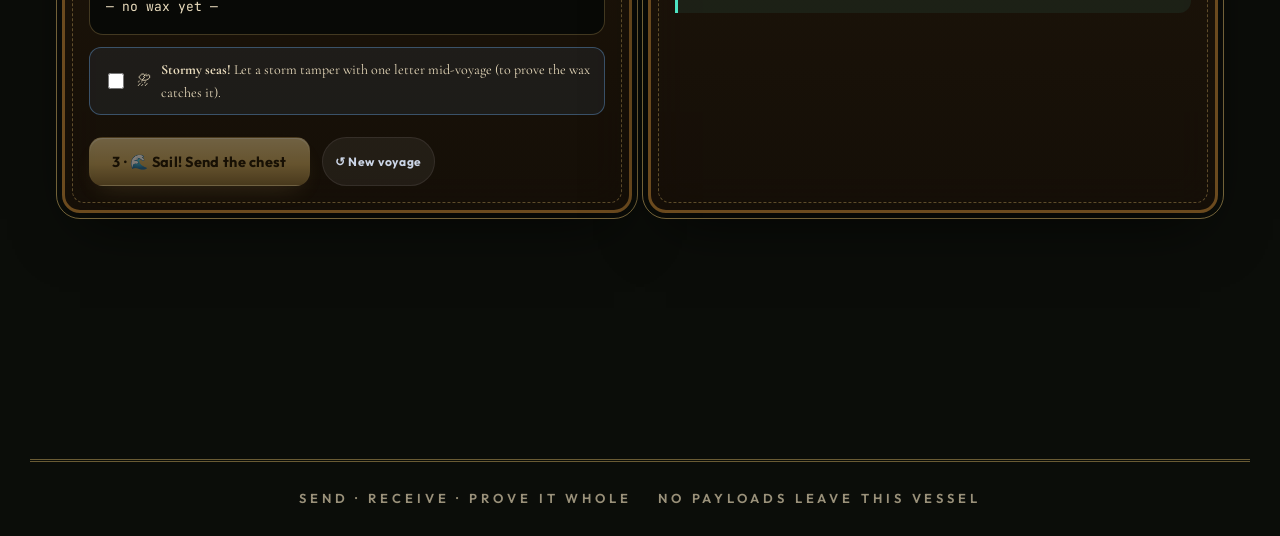
<file: seal.html>
<!DOCTYPE html><html lang="en"><head><meta charset="UTF-8"><meta name="viewport" content="width=device-width,initial-scale=1">
<title>Wax Seal — The Great Voyage (Send &amp; Receive Unbroken)</title><link rel="stylesheet" href="css/styles.css">
<style>
/* Captain's scroll: rolled shut; on hover the parchment drops OVER the page (no layout shift) */
.hero-scroll{position:relative; z-index:20; width:min(300px,80vw); margin:0 auto; text-align:center}
.scroll-roll{position:relative; width:170px; height:56px; margin:6px auto; border-radius:28px;
  background:repeating-linear-gradient(180deg,#f1e2bd 0 8px,#dcc491 8px 10px);
  box-shadow:0 8px 22px rgba(0,0,0,.55), inset 0 -10px 14px rgba(122,85,20,.4);
  transition:all .5s var(--ease2); cursor:pointer}
.scroll-roll::before,.scroll-roll::after{content:""; position:absolute; top:5px; bottom:5px; width:24px; border-radius:50%;
  background:radial-gradient(circle at 40% 40%, #e9d6a8, #7a5c28 78%)}
.scroll-roll::before{left:-9px}.scroll-roll::after{right:-9px}
.scroll-roll .ribbon{position:absolute; left:50%; top:-7px; bottom:-7px; width:26px; transform:translateX(-50%);
  background:linear-gradient(180deg,#b32020,#6e0f0f); border-radius:5px; box-shadow:0 2px 6px rgba(0,0,0,.5); transition:opacity .4s}
.scroll-drop{position:absolute; top:calc(100% - 6px); left:0; right:0; max-height:0; opacity:0; overflow:hidden;
  transition:max-height .6s var(--ease2), opacity .5s; filter:drop-shadow(0 24px 40px rgba(0,0,0,.65))}
#msgScroll:hover .scroll-drop{max-height:480px; opacity:1}
#msgScroll:hover .scroll-roll{width:100%; height:24px; border-radius:12px}
#msgScroll:hover .scroll-roll .ribbon{opacity:0}
#msgScroll:hover .scroll-roll::before,#msgScroll:hover .scroll-roll::after{top:2px; bottom:2px; width:18px}
.scroll-drop .parchment{max-height:320px; text-align:left}
.scroll-drop .row{display:flex; gap:10px; padding:7px 2px; border-bottom:1px dashed rgba(122,85,20,.4); font-size:13px}
.scroll-drop .row:last-child{border-bottom:0}
.scroll-drop .row b{flex:0 0 74px; font-family:'Outfit',sans-serif; font-size:11px; letter-spacing:.14em; color:#7a5c28}
.scroll-drop .row span{word-break:break-all}
.scroll-cap{margin-top:10px; font-size:12px; letter-spacing:.3em; color:var(--gold2); font-family:'Outfit',sans-serif; font-weight:700}
.scroll-cap .mono{font-size:18px; letter-spacing:.08em; display:block; margin-top:2px}
</style></head><body>
<div class="bg"><div class="blob b1"></div><div class="blob b2"></div><div class="blob b3"></div><div class="blob b4"></div>
<div class="grid"></div><canvas id="stars"></canvas><div id="cursorGlow"></div><div class="noise"></div><div class="vignette"></div></div><div class="map-lines"></div>
<header class="topbar" id="topbar">
  <a class="brand" href="index.html" data-link><span class="brand-mark">☠</span><span>DEAD MAN'S <b>CIPHER</b></span></a>
  <nav class="nav" id="mainNav"><span id="navPill"></span>
    <a href="index.html" data-link>The Harbor</a><a href="cipher.html" data-link>Secret Signals</a>
    <a href="stego.html" data-link>Message in a Bottle</a><a href="seal.html" data-link class="active">Wax Seal</a><a href="trials.html" data-link>Signal Lamp</a></nav>
  <div class="top-right"><div class="live"><i></i><span>LOCAL SESSION</span></div><button class="burger" id="burger">☰</button></div>
</header>
<div class="mobile-menu glass hidden" id="mmenu"><a href="index.html">The Harbor</a><a href="cipher.html">Secret Signals</a><a href="stego.html">Message in a Bottle</a><a href="seal.html" class="active">Wax Seal</a><a href="trials.html">Signal Lamp</a></div>

<div class="wrap"><main class="page" id="page">
  <section class="hero">
  <div>
  <div class="eyebrow">☠ Wax Seal deck · A message's full voyage</div>
  <h1 class="pirate-h" style="font-size:clamp(44px,7vw,84px);line-height:1;margin:14px 0">Send It Whole,<br><span class="gold-h">or Not At All.</span></h1>
  <p class="fell" style="color:#c3cdda;font-size:18px;font-style:italic;max-width:64ch">Follow one message from the captain's quill to the receiver's hands — locked, wax-sealed, sailed across treacherous seas, then opened <b>provably unbroken</b>. Every step o' real encryption, acted out before yer eyes.</p>
  </div>
  <div class="hero-scroll" id="msgScroll" aria-hidden="true">
    <div class="scroll-roll" title="Hover to unroll"><div class="ribbon"></div></div>
    <div class="scroll-drop"><div class="parchment">
      <div class="row"><b>ORDERS</b><span id="scMsg">— quill idle —</span></div>
      <div class="row"><b>LOCKED</b><span id="scLock">— chest open —</span></div>
      <div class="row"><b>WAX</b><span id="scWax">— no wax yet —</span></div>
      <div class="row"><b>STATUS</b><span id="scState">In harbor, awaiting orders.</span></div>
    </div></div>
    <div class="scroll-cap">CAPTAIN'S SCROLL<span class="mono">HOVER TO UNROLL</span></div>
  </div>
  </section>
  <div class="divider" aria-hidden="true"><span class="rope"></span><span class="anchor-medal">🗺</span><span class="rope"></span></div>

  <!-- Treasure chart: the six ports of call -->
  <section class="wood treasure rv" style="padding:26px 24px 20px;margin-top:18px">
    <span class="nail tl"></span><span class="nail tr"></span><span class="nail bl"></span><span class="nail br"></span>
    <span class="kicker">☠ THE CAPTAIN'S CHART · SIX PORTS OF CALL</span>
    <h3 class="pirate-h" style="font-size:30px;margin:6px 0">From Quill to Hands, Unbroken</h3>
    <div style="margin-top:10px">
      <span class="port" id="p1">✒ I · Write</span><span class="port" id="p2">🔒 II · Lock (encrypt)</span><span class="port" id="p3">🕯 III · Wax (fingerprint)</span><span class="port" id="p4">🌊 IV · Sail (send)</span><span class="port" id="p5">⚖ V · Verify</span><span class="port" id="p6">📖 VI · Open (decrypt)</span>
    </div>
    <div class="route" aria-hidden="true">
      <span class="harbor">⚓</span>
      <span id="ship">🚢</span>
      <span class="island">🏝<small>ISLA CIFRADA</small></span>
    </div>
    <div class="mono" id="voyStatus" style="font-size:13px;color:var(--gold2)">⚓ Ship in harbor — write yer orders below, Captain.</div>
  </section>

  <div class="orders rv">
    <h4>⚓ SAILOR'S ORDERS — SAIL THE FULL VOYAGE</h4>
    <ol><li>Write the <b>message</b>, pick a <b>key number</b>, press <b>1 · Lock the chest</b>.</li>
    <li>Press <b>2 · Melt the wax</b> — the chest gets its fingerprint seal.</li>
    <li>Tick <b>stormy seas</b> if ye dare, then press <b>3 · Sail!</b> and watch her cross.</li>
    <li>Press <b>4 · Verify &amp; open</b> — the receiver checks the wax, then unlocks. <b>INTACT</b> or <b>BROKEN</b>, proven.</li></ol>
  </div>

  <section class="bento">
    <!-- SENDER'S DESK -->
    <div class="wood glass card span6 rv" style="padding:24px">
      <span class="nail tl"></span><span class="nail tr"></span>
      <span class="kicker">⚓ PORTS I–IV · THE SENDER'S DESK</span>
      <h3 class="pirate-h" style="font-size:26px">Captain Writes &amp; Sends</h3>
      <label class="field"><span>I · MESSAGE (plain words)</span><textarea id="vMsg" rows="3" placeholder="e.g. Attack at dawn from the north cove"></textarea></label>
      <label class="field"><span>II · KEY NUMBER: <b id="vKeyV" class="mono" style="color:var(--gold2)">3</b></span>
      <input type="range" id="vKey" min="1" max="25" value="3" style="padding:0"></label>
      <div class="cta-row">
        <button class="btn btn-gold" id="btnLock" style="padding:11px 16px;font-size:13.5px">1 · 🔒 Lock the chest</button>
        <button class="btn btn-ghost" id="btnSeal" style="padding:11px 16px;font-size:13.5px" disabled>2 · 🕯 Melt the wax</button>
      </div>
      <div class="kicker" style="margin-top:12px">LOCKED CHEST (ciphertext)</div>
      <div class="parchment" id="vCipher" style="margin-top:8px;max-height:120px">— locked chest awaits —</div>
      <div class="kicker" style="margin-top:10px">WAX SEAL (fingerprint)</div>
      <div class="output" id="vFp" style="margin-top:8px;max-height:80px">— no wax yet —</div>
      <label class="storm-pick"><input type="checkbox" id="stormChk"> ⛈ <span><b>Stormy seas!</b> Let a storm tamper with one letter mid-voyage (to prove the wax catches it).</span></label>
      <div class="cta-row"><button class="btn btn-gold" id="btnSend" disabled>3 · 🌊 Sail! Send the chest</button>
      <button class="chip" id="btnReset">↺ New voyage</button></div>
    </div>
    <!-- RECEIVER'S DOCK -->
    <div class="wood glass card span6 rv" style="padding:24px">
      <span class="nail tl"></span><span class="nail tr"></span>
      <span class="kicker">🏝 PORTS V–VI · THE RECEIVER'S DOCK</span>
      <h3 class="pirate-h" style="font-size:26px">Mate Receives &amp; Opens</h3>
      <div class="kicker">CHEST AS RECEIVED (maybe storm-bitten)</div>
      <div class="parchment" id="vPack" style="margin-top:8px;max-height:120px">— no ship in sight —</div>
      <div class="cta-row"><button class="btn btn-gold" id="btnReceive" style="padding:11px 16px;font-size:13.5px" disabled>4 · ⚖ Verify wax &amp; open</button></div>
      <div class="verdict" id="verdict"></div>
      <div class="kicker" style="margin-top:12px">MESSAGE IN HANDS</div>
      <div class="parchment" id="vPlain" style="margin-top:8px">— hands empty —</div>
      <div class="saythis"><b>Say this:</b> “Encryption is six steps: write → lock with a key → fingerprint the locked chest → send chest plus fingerprint → receiver re-fingerprints and compares → only then unlock. Same fingerprint means untouched; different means tampered — and we never open a broken seal.”</div>
    </div>
  </section>

  <section class="wood glass card rv" style="padding:24px;margin-top:16px">
    <span class="nail tl"></span><span class="nail tr"></span><span class="nail bl"></span><span class="nail br"></span>
    <span class="kicker">📜 SHIP'S LOG · EVERY STEP, AS IT HAPPENS</span>
    <div class="shiplog" id="vLog" style="margin-top:10px">Logbook open. Awaiting orders…</div>
  </section>
</main></div>
<footer><span>SEND · RECEIVE · PROVE IT WHOLE</span><span>NO PAYLOADS LEAVE THIS VESSEL</span></footer>
<script src="js/shell.js"></script>
<script>
const $ = id => document.getElementById(id);
// The crew's tools: slide letters by N (the lock), SHA-256 (the wax)
function slide(text, n){
  return text.replace(/[a-z]/gi, ch => {
    const base = (ch <= 'Z' && ch >= 'A') ? 65 : 97;
    return String.fromCharCode((ch.charCodeAt(0) - base + n + 26) % 26 + base);
  });
}
async function fingerprint(text){
  const d = await crypto.subtle.digest('SHA-256', new TextEncoder().encode(text));
  return [...new Uint8Array(d)].map(b => b.toString(16).padStart(2, '0')).join('');
}
// A storm at sea nicks ONE letter of the chest's contents (tampering!)
function stormStrike(cipher){
  const letters = [...cipher.matchAll(/[A-Za-z]/g)];
  if(!letters.length) return { out: cipher, struck: false };
  const at = letters[Math.floor(Math.random() * letters.length)].index;
  const ch = cipher[at], flipped = (ch === 'a' ? 'e' : ch === 'A' ? 'E' : 'a');
  return { out: cipher.slice(0, at) + flipped + cipher.slice(at + 1), struck: true };
}
function log(msg, cls){
  const box = $('vLog');
  if(box.dataset.fresh !== 'no'){ box.textContent = ''; box.dataset.fresh = 'no'; }
  const line = document.createElement('div'); if(cls) line.className = cls; line.textContent = msg;
  box.appendChild(line); box.scrollTop = box.scrollHeight;
}
function port(id, state){ const el = $(id); el.classList.remove('done','broke'); if(state) el.classList.add(state); }
const keyN = () => parseInt($('vKey').value);
$('vKey').oninput = e => $('vKeyV').textContent = e.target.value;
// The chest + wax travelling the seas
let chest = '', wax = '', landed = '', sailed = false;
// I–II · Lock the chest (ENCRYPT with the key)
$('btnLock').onclick = () => {
  const m = $('vMsg').value.trim();
  if(!m) return toast('Write yer orders first, Captain');
  chest = slide(m, keyN());
  $('vCipher').textContent = chest;
  port('p1','done'); port('p2','done');
  log('✒ Port I · Orders written: "' + m + '"', 'wind');
  log('🔒 Port II · Chest locked with key ' + keyN() + ' → "' + chest + '"', 'wind');
  $('btnSeal').disabled = false;
  toast('🔒 Chest locked');
};
// III · Melt the wax (FINGERPRINT the locked chest)
$('btnSeal').onclick = async e => {
  setLoading(e.currentTarget, true, 'Melting…');
  wax = await fingerprint(chest);
  $('vFp').textContent = wax;
  port('p3','done');
  log('🕯 Port III · Wax melted over the LOCKED chest: ' + wax.slice(0, 24) + '…', 'wind');
  setLoading(e.currentTarget, false);
  $('btnSend').disabled = false;
  toast('🕯 Wax seal stamped');
};
// IV · Sail! The chest + its wax cross the seas (storm may strike)
$('btnSend').onclick = e => {
  setLoading(e.currentTarget, true, 'Sailing…');
  const ship = $('ship'), status = $('voyStatus');
  ship.style.left = '4%'; void ship.offsetWidth;
  ship.classList.add('sailing'); ship.style.left = '86%';
  status.textContent = '🌊 Sailing for Isla Cifrada… hold yer breath.';
  log('🌊 Port IV · Ship sailed with chest + wax seal…', 'wind');
  setTimeout(() => {
    ship.classList.remove('sailing');
    if($('stormChk').checked){
      const hit = stormStrike(chest); landed = hit.out;
      status.textContent = hit.struck ? '⛈ Ship arrived — but a storm mauled her on the way!' : '🌊 Ship arrived (storm found no letters to maul).';
      log(hit.struck ? '⛈ STORM! One letter nicked mid-voyage. The wax seal, travelling alongside, is unchanged.' : '🌊 Seas calm after all — chest as sent.', hit.struck ? 'bad' : 'good');
    } else {
      landed = chest;
      status.textContent = '🏝 Ship arrived safe in harbor!';
      log('🌊 Seas calm — chest landed exactly as sent.', 'good');
    }
    $('vPack').textContent = landed + '\n— wax travelling with it: ' + wax.slice(0, 32) + '…';
    port('p4','done'); sailed = true;
    setLoading(e.currentTarget, false);
    $('btnReceive').disabled = false;
    toast('🏝 Chest landed — receiver, do yer duty');
  }, 2700);
};
// V–VI · Receiver re-fingerprints, compares (VERIFY), then unlocks (DECRYPT)
$('btnReceive').onclick = async e => {
  if(!sailed) return;
  setLoading(e.currentTarget, true, 'Inspecting…');
  const fresh = await fingerprint(landed);
  const whole = fresh === wax;
  const v = $('verdict'); v.classList.remove('show','intact','broken'); void v.offsetWidth;
  if(whole){
    const opened = slide(landed, 26 - keyN());
    v.className = 'verdict show intact'; v.textContent = '☠ VERIFIED WHOLE — wax unbroken. Chest opened.';
    $('vPlain').textContent = opened;
    port('p5','done'); port('p6','done');
    log('⚖ Port V · Wax VERIFIED — fingerprints match letter for letter.', 'good');
    log('📖 Port VI · Chest opened with key ' + keyN() + ': "' + opened + '" — EXACTLY as written.', 'good');
    $('voyStatus').textContent = '☠ Delivered whole. The captain buys ye a rum.';
  } else {
    v.className = 'verdict show broken'; v.textContent = '✕ WAX BROKEN — tampered at sea! Chest stays shut.';
    $('vPlain').textContent = '(unopened — a broken seal is never trusted)';
    port('p5','broke');
    log('⚖ Port V · Wax BROKEN! Landed fingerprint differs — the chest was mauled.', 'bad');
    log('🔒 Port VI · Chest stays SHUT. Receiver refuses the cargo.', 'bad');
    $('voyStatus').textContent = '✕ Treachery detected! The wax caught it.';
  }
  setLoading(e.currentTarget, false);
};
// New voyage: scrub the decks
$('btnReset').onclick = () => {
  chest = wax = landed = ''; sailed = false;
  ['vMsg'].forEach(id => $(id).value = '');
  $('vCipher').textContent = '— locked chest awaits —'; $('vFp').textContent = '— no wax yet —';
  $('vPack').textContent = '— no ship in sight —'; $('vPlain').textContent = '— hands empty —';
  const v = $('verdict'); v.className = 'verdict';
  ['p1','p2','p3','p4','p5','p6'].forEach(p => port(p, null));
  $('btnSeal').disabled = true; $('btnSend').disabled = true; $('btnReceive').disabled = true;
  $('ship').style.left = '4%'; $('voyStatus').textContent = '⚓ Ship in harbor — write yer orders below, Captain.';
  const box = $('vLog'); box.dataset.fresh = 'yes'; box.textContent = 'Logbook open. Awaiting orders…';
  toast('↺ Decks scrubbed — new voyage ready');
};
// Captain's scroll: fill it with the live voyage the moment it is unrolled
$('msgScroll').addEventListener('mouseenter', () => {
  $('scMsg').textContent = $('vMsg').value.trim() || '— quill idle —';
  $('scLock').textContent = chest || '— chest open —';
  $('scWax').textContent = wax ? wax.slice(0, 40) + '…' : '— no wax yet —';
  $('scState').textContent = $('voyStatus').textContent;
});
</script></body></html>
</file>
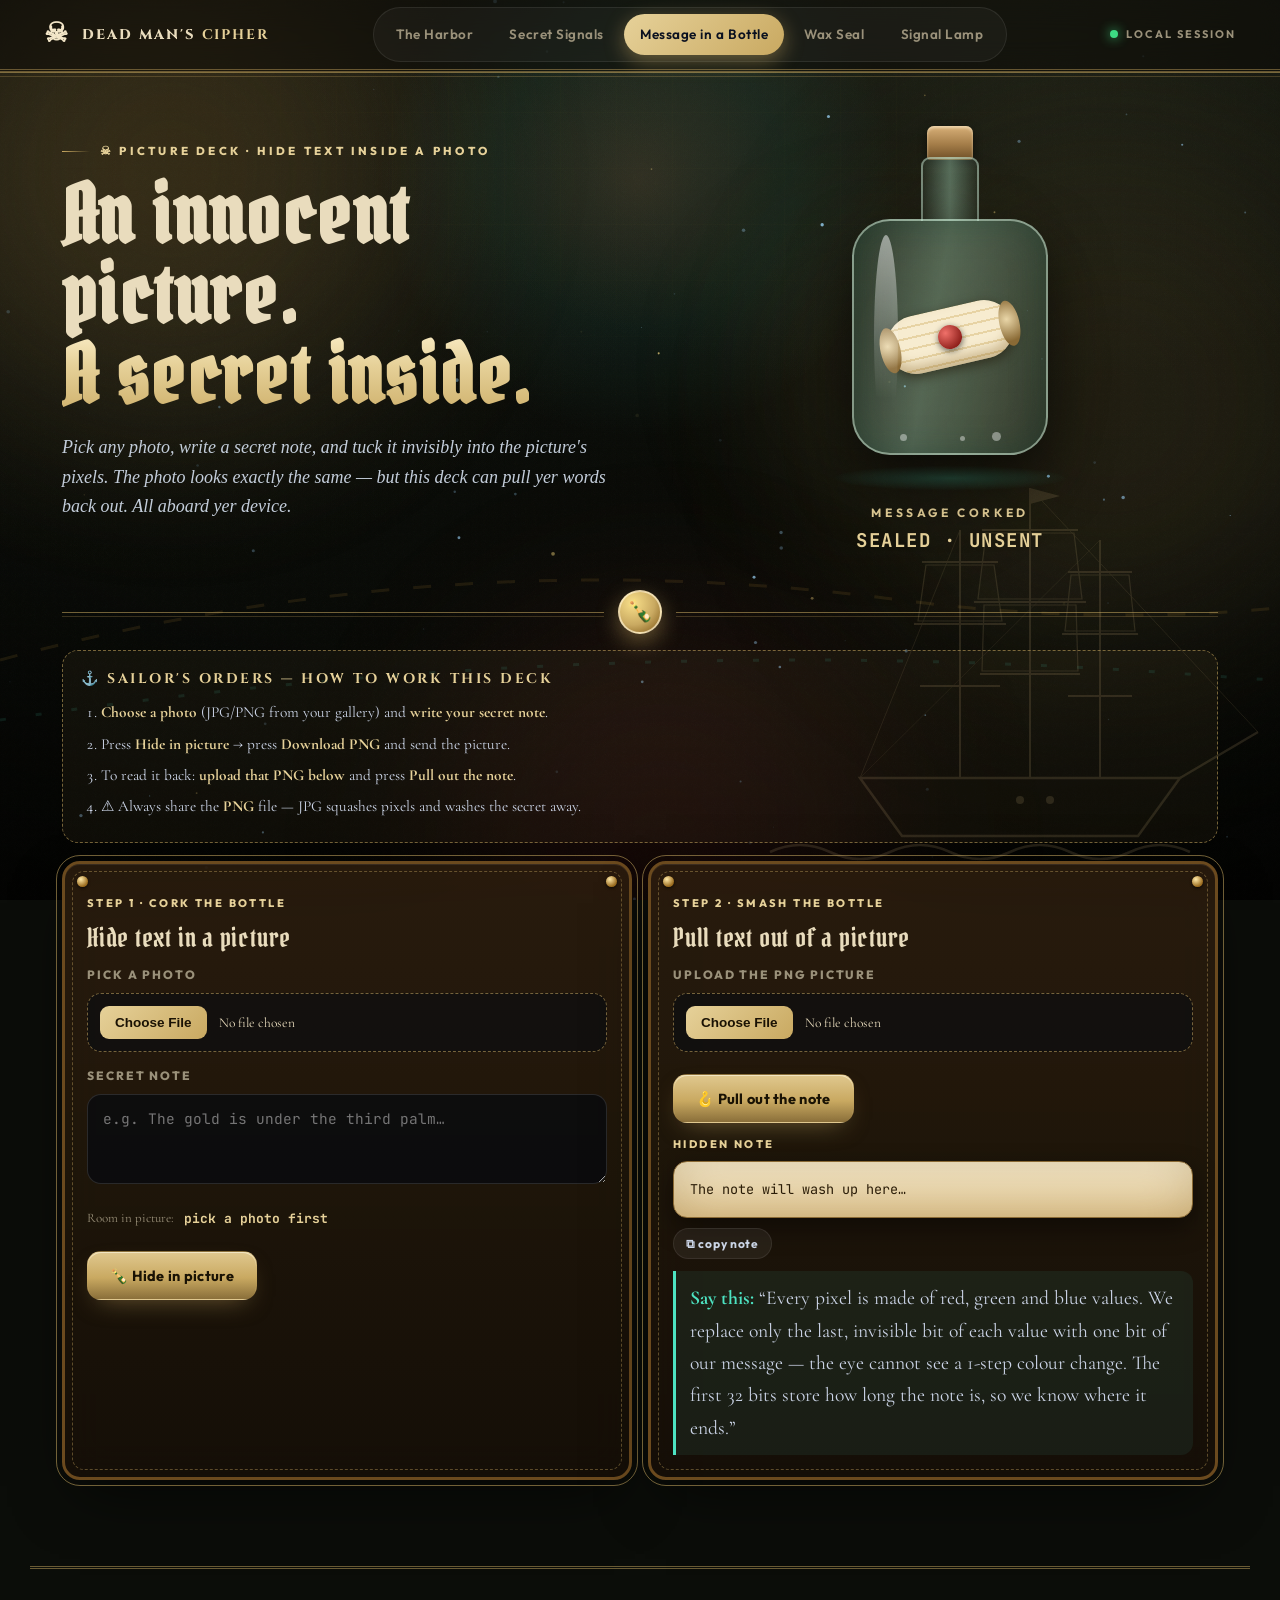
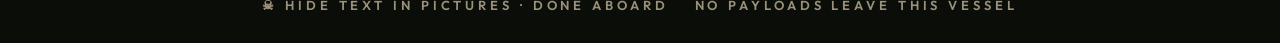
<file: stego.html>
<!DOCTYPE html><html lang="en"><head><meta charset="UTF-8"><meta name="viewport" content="width=device-width,initial-scale=1">
<title>Message in a Bottle — Text Hidden in Image</title><link rel="stylesheet" href="css/styles.css">
<style>
/* Corked bottle with a wax-sealed scroll inside, rocking on the waves */
.bottle-stage{width:min(300px,72vw); margin:0 auto; text-align:center; animation:rock 6s ease-in-out infinite}
@keyframes rock{0%,100%{transform:translateY(0) rotate(-2.5deg)}50%{transform:translateY(-12px) rotate(2.5deg)}}
.cork{width:46px; height:34px; margin:0 auto; border-radius:7px 7px 4px 4px;
  background:linear-gradient(180deg,#d8b078 0%,#a37c48 55%,#6e4e26 100%);
  box-shadow:0 3px 8px rgba(0,0,0,.5), inset 0 2px 3px rgba(255,240,210,.6)}
.neck{width:58px; height:64px; margin:-3px auto 0; border:2px solid rgba(200,230,210,.5); border-bottom:0;
  border-radius:9px 9px 0 0; background:linear-gradient(90deg,rgba(120,160,140,.12),rgba(170,220,190,.42),rgba(120,160,140,.12))}
.bbody{position:relative; width:196px; height:236px; margin:-2px auto 0; border-radius:38px; overflow:hidden;
  background:linear-gradient(100deg,rgba(110,150,130,.22),rgba(170,220,190,.38) 42%,rgba(110,150,130,.22));
  border:2px solid rgba(200,230,210,.55);
  box-shadow:0 26px 60px rgba(0,0,0,.65), inset 0 0 34px rgba(20,60,45,.35)}
.scroll{position:absolute; left:50%; top:50%; width:128px; height:58px; transform:translate(-50%,-50%) rotate(-13deg);
  border-radius:29px; background:repeating-linear-gradient(180deg,#f7ecd0 0 9px,#e7d3a4 9px 11px);
  box-shadow:0 4px 12px rgba(30,20,5,.55), inset 0 -8px 12px rgba(122,85,20,.35)}
.scroll::before,.scroll::after{content:""; position:absolute; top:6px; bottom:6px; width:20px; border-radius:50%;
  background:radial-gradient(circle at 40% 40%, #e9d6a8, #8a6a35 75%)}
.scroll::before{left:-7px}.scroll::after{right:-7px}
.seal-dot{position:absolute; left:50%; top:50%; width:24px; height:24px; transform:translate(-50%,-50%);
  border-radius:50%; background:radial-gradient(circle at 35% 30%,#f0716a,#8e1f1a 75%);
  box-shadow:0 2px 6px rgba(0,0,0,.6)}
.shine{position:absolute; left:20px; top:14px; bottom:14px; width:24px; border-radius:50%;
  background:linear-gradient(180deg,rgba(255,255,255,.5),transparent 80%)}
.bubble{position:absolute; bottom:12px; border-radius:50%; background:rgba(255,255,255,.4); animation:rise 4.5s ease-in infinite}
@keyframes rise{to{transform:translateY(-190px); opacity:0}}
.bottle-sea{width:240px; height:26px; margin:10px auto 0; border-radius:50%;
  background:radial-gradient(ellipse,rgba(77,227,194,.28),transparent 70%)}
.bottle-read{margin-top:12px; font-size:12px; letter-spacing:.3em; color:var(--gold2); font-family:'Outfit',sans-serif; font-weight:700}
.bottle-read .mono{font-size:19px; letter-spacing:.08em; display:block; margin-top:2px}
</style></head><body>
<div class="bg"><div class="blob b1"></div><div class="blob b2"></div><div class="blob b3"></div><div class="blob b4"></div>
<div class="grid"></div><canvas id="stars"></canvas><div id="cursorGlow"></div><div class="noise"></div><div class="vignette"></div></div><div class="map-lines"></div>
<header class="topbar" id="topbar">
  <a class="brand" href="index.html" data-link><span class="brand-mark">☠</span><span>DEAD MAN'S <b>CIPHER</b></span></a>
  <nav class="nav" id="mainNav"><span id="navPill"></span>
    <a href="index.html" data-link>The Harbor</a><a href="cipher.html" data-link>Secret Signals</a>
    <a href="stego.html" data-link class="active">Message in a Bottle</a><a href="seal.html" data-link>Wax Seal</a><a href="trials.html" data-link>Signal Lamp</a></nav>
  <div class="top-right"><div class="live"><i></i><span>LOCAL SESSION</span></div><button class="burger" id="burger">☰</button></div>
</header>
<div class="mobile-menu glass hidden" id="mmenu"><a href="index.html">The Harbor</a><a href="cipher.html">Secret Signals</a><a href="stego.html" class="active">Message in a Bottle</a><a href="seal.html">Wax Seal</a><a href="trials.html">Signal Lamp</a></div>

<div class="wrap"><main class="page" id="page">
  <section class="hero">
  <div>
  <div class="eyebrow">☠ Picture deck · Hide text inside a photo</div>
  <h1 class="pirate-h" style="font-size:clamp(44px,7vw,80px);line-height:1;margin:14px 0">An innocent picture.<br><span class="gold-h">A secret inside.</span></h1>
  <p class="pirate-lead" style="max-width:62ch">Pick any photo, write a secret note, and tuck it invisibly into the picture's pixels. The photo looks exactly the same — but this deck can pull yer words back out. All aboard yer device.</p>
  </div>
  <div class="bottle-stage" aria-hidden="true">
    <div class="cork"></div><div class="neck"></div>
    <div class="bbody">
      <div class="scroll"><div class="seal-dot"></div></div>
      <div class="shine"></div>
      <span class="bubble" style="left:24%;width:7px;height:7px;animation-delay:0s"></span>
      <span class="bubble" style="left:55%;width:5px;height:5px;animation-delay:1.5s"></span>
      <span class="bubble" style="left:72%;width:9px;height:9px;animation-delay:2.8s"></span>
    </div>
    <div class="bottle-sea"></div>
    <div class="bottle-read">MESSAGE CORKED<span class="mono">SEALED · UNSENT</span></div>
  </div>
  </section>
  <div class="divider" aria-hidden="true"><span class="rope"></span><span class="anchor-medal">🍾</span><span class="rope"></span></div>

  <div class="orders rv">
    <h4>⚓ SAILOR'S ORDERS — HOW TO WORK THIS DECK</h4>
    <ol><li><b>Choose a photo</b> (JPG/PNG from your gallery) and <b>write your secret note</b>.</li>
    <li>Press <b>Hide in picture</b> → press <b>Download PNG</b> and send the picture.</li>
    <li>To read it back: <b>upload that PNG below</b> and press <b>Pull out the note</b>.</li>
    <li>⚠ Always share the <b>PNG</b> file — JPG squashes pixels and washes the secret away.</li></ol>
  </div>

  <section class="bento">
    <div class="wood glass card span6 rv"><span class="nail tl"></span><span class="nail tr"></span>
      <span class="kicker">STEP 1 · CORK THE BOTTLE</span><h3 class="pirate-h" style="font-size:26px">Hide text in a picture</h3>
      <label class="field"><span>PICK A PHOTO</span><input type="file" class="filepick" id="hideFile" accept="image/*"></label>
      <img class="preview hidden" id="hidePrev" alt="chosen photo">
      <label class="field"><span>SECRET NOTE</span><textarea id="hideMsg" rows="3" placeholder="e.g. The gold is under the third palm…"></textarea></label>
      <div class="lens" style="display:flex;gap:10px;font-size:13px;color:var(--muted)">Room in picture: <b class="mono" id="hideCap" style="color:var(--gold2)">pick a photo first</b></div>
      <div class="cta-row"><button class="btn btn-gold" id="hideBtn">🍾 Hide in picture</button><button class="btn btn-ghost hidden" id="dlBtn">⬇ Download PNG</button></div>
    </div>
    <div class="wood glass card span6 rv"><span class="nail tl"></span><span class="nail tr"></span>
      <span class="kicker">STEP 2 · SMASH THE BOTTLE</span><h3 class="pirate-h" style="font-size:26px">Pull text out of a picture</h3>
      <label class="field"><span>UPLOAD THE PNG PICTURE</span><input type="file" class="filepick" id="rvFile" accept="image/png,image/*"></label>
      <img class="preview hidden" id="rvPrev" alt="picture to inspect">
      <div class="cta-row"><button class="btn btn-gold" id="rvBtn">🪝 Pull out the note</button></div>
      <div class="kicker" style="margin-top:12px">HIDDEN NOTE</div>
      <div class="parchment" id="rvOut" style="margin-top:8px">The note will wash up here…</div>
      <div class="toolbar"><button class="chip" id="rvCopy">⧉ copy note</button></div>
      <div class="saythis"><b>Say this:</b> “Every pixel is made of red, green and blue values. We replace only the last, invisible bit of each value with one bit of our message — the eye cannot see a 1-step colour change. The first 32 bits store how long the note is, so we know where it ends.”</div>
    </div>
  </section>
</main></div>
<footer><span>☠ HIDE TEXT IN PICTURES · DONE ABOARD</span><span>NO PAYLOADS LEAVE THIS VESSEL</span></footer>
<canvas id="work" class="hidden"></canvas>
<script src="js/shell.js"></script>
<script>
const $ = id => document.getElementById(id);
const work = $('work'), wctx = work.getContext('2d', { willReadFrequently: true });

// Load any chosen file into an <img> element
function loadImg(file){
  return new Promise((res, rej) => {
    const url = URL.createObjectURL(file);
    const img = new Image();
    img.onload = () => { URL.revokeObjectURL(url); res(img); };
    img.onerror = rej; img.src = url;
  });
}
// Draw the photo onto our work canvas (shrunk if huge, for speed)
function drawFit(img, maxSide){
  const s = Math.min(1, maxSide / Math.max(img.naturalWidth, img.naturalHeight));
  work.width = Math.round(img.naturalWidth * s); work.height = Math.round(img.naturalHeight * s);
  wctx.drawImage(img, 0, 0, work.width, work.height);
}
const room = () => work.width * work.height * 3;   // 1 hidden bit per red/green/blue value

let photoReady = false;
$('hideFile').addEventListener('change', async e => {
  const f = e.target.files[0]; if(!f) return;
  const img = await loadImg(f); drawFit(img, 900); photoReady = true;
  $('hidePrev').src = work.toDataURL(); $('hidePrev').classList.remove('hidden');
  $('hideCap').textContent = '≈ ' + Math.floor((room() - 32) / 8) + ' letters fit';
  toast('🖼 Photo loaded on deck');
});
// Hide: turn note into bits, tuck each bit into a pixel's last bit
$('hideBtn').onclick = e => {
  if(!photoReady) return toast('Choose a photo first, sailor');
  const msg = $('hideMsg').value;
  if(!msg) return toast('Write your secret note first');
  const bytes = new TextEncoder().encode(msg);
  if(32 + bytes.length * 8 > room()) return toast('Note too long for this photo — shorter note or bigger picture');
  setLoading(e.currentTarget, true, 'Corking…');
  setTimeout(() => {
    const d = wctx.getImageData(0, 0, work.width, work.height), px = d.data;
    const bits = [];
    for(let i = 31; i >= 0; i--) bits.push((bytes.length >> i) & 1);      // length first…
    bytes.forEach(b => { for(let i = 7; i >= 0; i--) bits.push((b >> i) & 1); }); // …then the note
    let bi = 0;
    for(let i = 0; i < px.length && bi < bits.length; i++){
      if(i % 4 === 3) continue;              // skip transparency channel
      px[i] = (px[i] & 0xFE) | bits[bi++];   // keep colour, swap only the last bit
    }
    wctx.putImageData(d, 0, 0);
    const url = work.toDataURL('image/png');
    $('hidePrev').src = url;
    const dl = $('dlBtn'); dl.classList.remove('hidden');
    dl.onclick = () => { const a = document.createElement('a'); a.href = url; a.download = 'message-in-a-bottle.png'; a.click(); };
    setLoading(e.currentTarget, false); toast('🍾 Note corked inside — download the PNG');
  }, 60);
};
// Reveal: read the last bits back out, first 32 bits tell us the note length
$('rvFile').addEventListener('change', async e => {
  const f = e.target.files[0]; if(!f) return;
  const img = await loadImg(f); drawFit(img, 1600);
  $('rvPrev').src = work.toDataURL(); $('rvPrev').classList.remove('hidden');
  toast('🖼 Picture loaded — now pull the note');
});
$('rvBtn').onclick = e => {
  if(!work.width) return toast('Upload the PNG picture first');
  setLoading(e.currentTarget, true, 'Fishing…');
  setTimeout(() => {
    const px = wctx.getImageData(0, 0, work.width, work.height).data;
    const vals = []; for(let i = 0; i < px.length; i++){ if(i % 4 !== 3) vals.push(px[i] & 1); }
    let len = 0; for(let i = 0; i < 32; i++) len = (len << 1) | vals[i];
    if(len <= 0 || 32 + len * 8 > vals.length){ $('rvOut').textContent = '⚠ No hidden note found in this picture.'; }
    else {
      const bytes = new Uint8Array(len);
      for(let b = 0; b < len; b++){ let v = 0; for(let i = 0; i < 8; i++) v = (v << 1) | vals[32 + b * 8 + i]; bytes[b] = v; }
      try { $('rvOut').textContent = new TextDecoder().decode(bytes); toast('🪝 Note pulled out!'); }
      catch { $('rvOut').textContent = '⚠ No hidden note found in this picture.'; }
    }
    setLoading(e.currentTarget, false);
  }, 60);
};
$('rvCopy').onclick = () => copyText($('rvOut').textContent, 'Note copied');
</script></body></html>
</file>
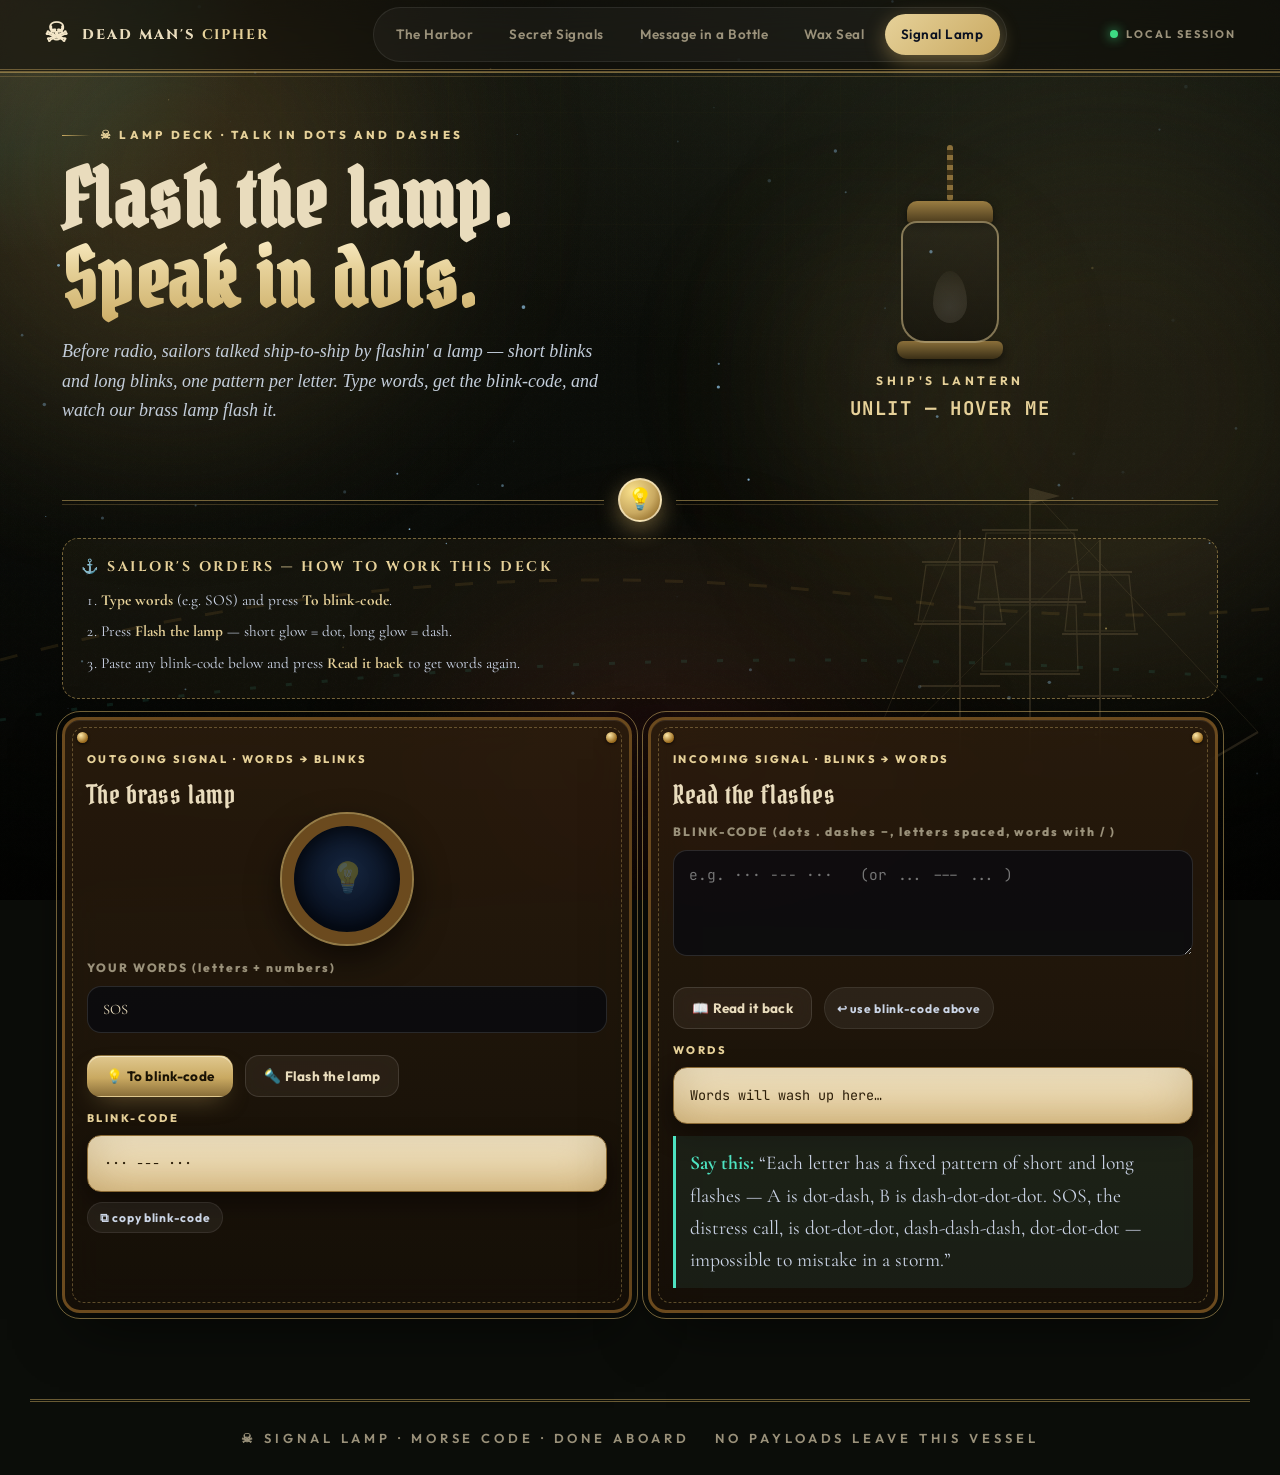
<file: trials.html>
<!DOCTYPE html><html lang="en"><head><meta charset="UTF-8"><meta name="viewport" content="width=device-width,initial-scale=1">
<title>Signal Lamp — Morse Code</title><link rel="stylesheet" href="css/styles.css">
<style>
/* Hanging ship's lantern: dark until hovered, then it glows alive */
.lantern-stage{width:min(250px,62vw); margin:0 auto; text-align:center; animation:sway2 5.5s ease-in-out infinite}
@keyframes sway2{0%,100%{transform:rotate(-2deg)}50%{transform:rotate(2deg)}}
.lantern{position:relative; width:130px; margin:0 auto; cursor:pointer}
.chain{width:6px; height:56px; margin:0 auto; border-radius:3px;
  background:repeating-linear-gradient(180deg,#8a6f3a 0 5px,#3a2f16 5px 10px)}
.cap{width:86px; height:22px; margin:0 auto; border-radius:10px 10px 4px 4px;
  background:linear-gradient(180deg,#9a7d42,#4a3a1c); box-shadow:0 3px 8px rgba(0,0,0,.5)}
.glass-chamber{position:relative; width:98px; height:122px; margin:-2px auto 0; overflow:hidden;
  border-radius:16px 16px 24px 24px; border:2px solid rgba(200,180,130,.6);
  background:linear-gradient(180deg,rgba(60,55,40,.35),rgba(20,18,12,.6))}
.flame{position:absolute; left:50%; bottom:18px; width:34px; height:52px; transform:translateX(-50%);
  border-radius:50% 50% 50% 50%/62% 62% 38% 38%;
  background:radial-gradient(circle at 50% 70%,#fff6c9,#e8a33a 55%,#8e3a10 100%);
  opacity:.12; filter:grayscale(.8); transition:opacity .45s, filter .45s, box-shadow .45s}
.lantern:hover .flame{opacity:1; filter:none; box-shadow:0 0 34px rgba(255,190,80,.95); animation:flick 1.2s ease-in-out infinite}
@keyframes flick{0%,100%{transform:translateX(-50%) scaleY(1)}50%{transform:translateX(-50%) scaleY(1.07)}}
.halo{position:absolute; left:50%; top:48%; width:240px; height:240px; transform:translate(-50%,-50%);
  border-radius:50%; background:radial-gradient(circle,rgba(255,196,90,.42),transparent 65%);
  opacity:0; transition:opacity .5s; pointer-events:none}
.lantern:hover .halo{opacity:1}
.base{width:106px; height:18px; margin:-2px auto 0; border-radius:6px 6px 10px 10px;
  background:linear-gradient(180deg,#8a6f3a,#3a2f16); box-shadow:0 4px 10px rgba(0,0,0,.5)}
.lantern-state{margin-top:12px; font-size:12px; letter-spacing:.3em; color:var(--gold2); font-family:'Outfit',sans-serif; font-weight:700}
.lantern-state .mono{font-size:19px; letter-spacing:.08em; display:block; margin-top:2px}
.lantern-state .st-on{display:none; color:#ffd98a}
.lantern-stage:hover .st-on{display:block}
.lantern-stage:hover .st-off{display:none}
</style></head><body>
<div class="bg"><div class="blob b1"></div><div class="blob b2"></div><div class="blob b3"></div><div class="blob b4"></div>
<div class="grid"></div><canvas id="stars"></canvas><div id="cursorGlow"></div><div class="noise"></div><div class="vignette"></div></div><div class="map-lines"></div>
<header class="topbar" id="topbar">
  <a class="brand" href="index.html" data-link><span class="brand-mark">☠</span><span>DEAD MAN'S <b>CIPHER</b></span></a>
  <nav class="nav" id="mainNav"><span id="navPill"></span>
    <a href="index.html" data-link>The Harbor</a><a href="cipher.html" data-link>Secret Signals</a>
    <a href="stego.html" data-link>Message in a Bottle</a><a href="seal.html" data-link>Wax Seal</a><a href="trials.html" data-link class="active">Signal Lamp</a></nav>
  <div class="top-right"><div class="live"><i></i><span>LOCAL SESSION</span></div><button class="burger" id="burger">☰</button></div>
</header>
<div class="mobile-menu glass hidden" id="mmenu"><a href="index.html">The Harbor</a><a href="cipher.html">Secret Signals</a><a href="stego.html">Message in a Bottle</a><a href="seal.html">Wax Seal</a><a href="trials.html" class="active">Signal Lamp</a></div>

<div class="wrap"><main class="page" id="page">
  <section class="hero">
  <div>
  <div class="eyebrow">☠ Lamp deck · Talk in dots and dashes</div>
  <h1 class="pirate-h" style="font-size:clamp(44px,7vw,80px);line-height:1;margin:14px 0">Flash the lamp.<br><span class="gold-h">Speak in dots.</span></h1>
  <p class="pirate-lead" style="max-width:62ch">Before radio, sailors talked ship-to-ship by flashin' a lamp — short blinks and long blinks, one pattern per letter. Type words, get the blink-code, and watch our brass lamp flash it.</p>
  </div>
  <div class="lantern-stage" aria-hidden="true">
    <div class="lantern" title="Hover to light the lantern">
      <div class="chain"></div><div class="cap"></div>
      <div class="glass-chamber"><div class="flame"></div></div>
      <div class="base"></div><div class="halo"></div>
    </div>
    <div class="lantern-state">SHIP'S LANTERN<span class="mono st-off">UNLIT — HOVER ME</span><span class="mono st-on">LIT 🔥</span></div>
  </div>
  </section>
  <div class="divider" aria-hidden="true"><span class="rope"></span><span class="anchor-medal">💡</span><span class="rope"></span></div>

  <div class="orders rv">
    <h4>⚓ SAILOR'S ORDERS — HOW TO WORK THIS DECK</h4>
    <ol><li><b>Type words</b> (e.g. SOS) and press <b>To blink-code</b>.</li>
    <li>Press <b>Flash the lamp</b> — short glow = dot, long glow = dash.</li>
    <li>Paste any blink-code below and press <b>Read it back</b> to get words again.</li></ol>
  </div>

  <section class="bento">
    <div class="wood glass card span6 rv"><span class="nail tl"></span><span class="nail tr"></span>
      <span class="kicker">OUTGOING SIGNAL · WORDS → BLINKS</span><h3 class="pirate-h" style="font-size:26px">The brass lamp</h3>
      <div class="lamp" id="lamp">💡</div>
      <label class="field"><span>YOUR WORDS (letters + numbers)</span><input type="text" id="mTxt" value="SOS" maxlength="120"></label>
      <div class="cta-row"><button class="btn btn-gold" id="mEnc" style="padding:11px 18px;font-size:13.5px">💡 To blink-code</button><button class="btn btn-ghost" id="mFlash" style="padding:11px 18px;font-size:13.5px">🔦 Flash the lamp</button></div>
      <div class="kicker" style="margin-top:12px">BLINK-CODE</div>
      <div class="parchment" id="mOut" style="margin-top:8px">··· −−− ···</div>
      <div class="toolbar"><button class="chip" id="mCopy">⧉ copy blink-code</button></div>
    </div>
    <div class="wood glass card span6 rv"><span class="nail tl"></span><span class="nail tr"></span>
      <span class="kicker">INCOMING SIGNAL · BLINKS → WORDS</span><h3 class="pirate-h" style="font-size:26px">Read the flashes</h3>
      <label class="field"><span>BLINK-CODE (dots . dashes −, letters spaced, words with / )</span><textarea id="mCode" rows="4" placeholder="e.g. ··· −−− ···   (or ... --- ... )"></textarea></label>
      <div class="cta-row"><button class="btn btn-ghost" id="mDec" style="padding:11px 18px;font-size:13.5px">📖 Read it back</button><button class="chip" id="mUse">↩ use blink-code above</button></div>
      <div class="kicker" style="margin-top:12px">WORDS</div>
      <div class="parchment" id="mTxt2" style="margin-top:8px">Words will wash up here…</div>
      <div class="saythis"><b>Say this:</b> “Each letter has a fixed pattern of short and long flashes — A is dot-dash, B is dash-dot-dot-dot. SOS, the distress call, is dot-dot-dot, dash-dash-dash, dot-dot-dot — impossible to mistake in a storm.”</div>
    </div>
  </section>
</main></div>
<footer><span>☠ SIGNAL LAMP · MORSE CODE · DONE ABOARD</span><span>NO PAYLOADS LEAVE THIS VESSEL</span></footer>
<script src="js/shell.js"></script>
<script>
const $ = id => document.getElementById(id);
// The sailor's alphabet: every letter/number = a pattern of dots and dashes
const CODE = {A:'.-',B:'-...',C:'-.-.',D:'-..',E:'.',F:'..-.',G:'--.',H:'....',I:'..',J:'.---',K:'-.-',L:'.-..',M:'--',N:'-.',O:'---',P:'.--.',Q:'--.-',R:'.-.',S:'...',T:'-',U:'..-',V:'...-',W:'.--',X:'-..-',Y:'-.--',Z:'--..','0':'-----','1':'.----','2':'..---','3':'...--','4':'....-','5':'.....','6':'-....','7':'--...','8':'---..','9':'----.'};
const BACK = {}; for(const k in CODE) BACK[CODE[k]] = k;
// Words → blink-code (letters spaced, words split by /)
function toMorse(t){ return t.toUpperCase().split(' ').map(w => [...w].map(c => CODE[c] || '').filter(Boolean).join(' ')).filter(Boolean).join('  /  '); }
// Blink-code → words (accepts ·− pretty marks too)
function fromMorse(t){
  t = t.replace(/[·•]/g, '.').replace(/[−–—]/g, '-');
  return t.split('/').map(w => w.trim().split(/\s+/).map(p => BACK[p] || '?').join('')).join(' ');
}
$('mEnc').onclick = () => {
  if(!$('mTxt').value.trim()) return toast('Type some words first, sailor');
  $('mOut').textContent = toMorse($('mTxt').value) || '(no signal letters found)';
};
$('mUse').onclick = () => { $('mCode').value = $('mOut').textContent; toast('Blink-code loaded below — now Read it back'); };
$('mDec').onclick = () => {
  if(!$('mCode').value.trim()) return toast('Paste some blink-code first');
  $('mTxt2').textContent = fromMorse($('mCode').value); toast('📖 Signal read');
};
$('mCopy').onclick = () => copyText($('mOut').textContent, 'Blink-code copied');
// Flash the lamp: dot = short glow, dash = long glow
const wait = ms => new Promise(r => setTimeout(r, ms));
let flashing = false;
$('mFlash').onclick = async e => {
  if(flashing) return toast('Lamp is already flashing…');
  const seq = ($('mOut').textContent || '').replace(/[^.\-]/g, '');
  if(!seq) return toast('Make some blink-code first');
  flashing = true; setLoading(e.currentTarget, true, 'Flashing…');
  const lamp = $('lamp'), unit = 200;
  for(const s of seq){
    lamp.classList.add('on'); await wait(s === '.' ? unit : unit * 3);
    lamp.classList.remove('on'); await wait(unit);
  }
  flashing = false; setLoading(e.currentTarget, false); toast('🔦 Signal flashed');
};
</script></body></html>
</file>
<file: css/styles.css>
/* DEAD MAN'S CIPHER — Ultra-premium pirate design system */
@import url('https://fonts.googleapis.com/css2?family=Cinzel:wght@500;600;700;800;900&family=Cormorant+Garamond:ital,wght@0,500;0,600;0,700;1,500&family=IM+Fell+English:ital@0;1&family=Outfit:wght@300;400;500;600;700;800&family=JetBrains+Mono:wght@400;500;700&family=Pirata+One&display=swap');
:root{
  --abyss:#0b0d09; --deep:#12140f; --deep2:#1a1c13; --panel:rgba(20,18,12,.62);
  --gold:#c9a961; --gold2:#e6d199; --gold-deep:#7a6234; --parch:#f3e6c8; --ink:#e9dcbd;
  --muted:#9a917a; --sea:#4de3c2; --blood:#e0524a; --sky:#6fb7ff;
  --glass:rgba(20,18,12,.55); --glass2:rgba(28,26,17,.42);
  --line:rgba(201,169,97,.18); --line2:rgba(255,255,255,.08);
  --shadow:0 24px 60px -18px rgba(0,0,0,.7);
  --r-lg:22px; --r-md:16px; --r-sm:11px;
  --ease:cubic-bezier(.22,.9,.28,1); --ease2:cubic-bezier(.16,1,.3,1);
  --nav-h:72px;
}
*{box-sizing:border-box}
html{scroll-behavior:smooth}
html,body{margin:0;padding:0}
body{
  background:var(--abyss); color:var(--ink);
  font-family:'Cormorant Garamond','IM Fell English',serif; font-size:18.5px; line-height:1.65;
  overflow-x:hidden; min-height:100vh;
  -webkit-font-smoothing:antialiased;
}
::selection{background:rgba(201,169,97,.35)}
h1,h2,h3,.display{font-family:'Cinzel',serif; letter-spacing:.02em; line-height:1.05; margin:0}
.fell{font-family:'IM Fell English',serif}
.mono{font-family:'JetBrains Mono',monospace}
a{color:inherit}
:focus-visible{outline:2px solid var(--gold2); outline-offset:3px; border-radius:6px}

/* ===== CINEMATIC BACKGROUND LAYERS ===== */
.bg{position:fixed; inset:0; z-index:-5; overflow:hidden; background:
  radial-gradient(1200px 800px at 75% -10%, #23261a 0%, transparent 60%),
  radial-gradient(1000px 700px at 10% 20%, #1c1a10 0%, transparent 55%),
  linear-gradient(180deg,#0d0f0a 0%, #0b0d09 45%, #070805 100%);}
.bg .blob{position:absolute; border-radius:50%; filter:blur(90px); opacity:.55; will-change:transform; animation:drift 26s ease-in-out infinite alternate}
.blob.b1{width:620px;height:620px; left:-140px; top:-140px; background:radial-gradient(circle,#3a2a0e 0%, rgba(201,169,97,.35) 35%, transparent 70%)}
.blob.b2{width:700px;height:700px; right:-180px; top:6%; background:radial-gradient(circle, rgba(90,74,40,.6) 0%, rgba(201,169,97,.2) 40%, transparent 70%); animation-delay:-8s}
.blob.b3{width:560px;height:560px; left:30%; bottom:-220px; background:radial-gradient(circle, rgba(120,30,28,.55) 0%, rgba(224,82,74,.18) 45%, transparent 70%); animation-delay:-14s}
.blob.b4{width:340px;height:340px; left:55%; top:22%; background:radial-gradient(circle, rgba(201,169,97,.5) 0%, transparent 65%); opacity:.32; animation-delay:-4s}
@keyframes drift{from{transform:translate3d(-24px,-12px,0) scale(1)}to{transform:translate3d(28px,22px,0) scale(1.08)}}
.bg .grid{position:absolute; inset:0; opacity:.16;
  background-image:linear-gradient(rgba(201,169,97,.12) 1px, transparent 1px),linear-gradient(90deg, rgba(201,169,97,.12) 1px, transparent 1px);
  background-size:56px 56px; mask-image:radial-gradient(900px 600px at 50% 10%, black 30%, transparent 75%);}
.bg .noise{position:absolute; inset:0; opacity:.07; background-image:url("data:image/svg+xml,%3Csvg xmlns='http://www.w3.org/2000/svg' width='140' height='140'%3E%3Cfilter id='n'%3E%3CfeTurbulence baseFrequency='.9'/%3E%3C/filter%3E%3Crect width='140' height='140' filter='url(%23n)' opacity='.6'/%3E%3C/svg%3E");}
.bg .vignette{position:absolute; inset:0; background:radial-gradient(120% 90% at 50% 20%, transparent 55%, rgba(0,0,0,.6) 100%)}
#stars{position:absolute; inset:0; width:100%; height:100%}
#cursorGlow{position:absolute; width:520px; height:520px; border-radius:50%; pointer-events:none;
  background:radial-gradient(circle, rgba(230,209,153,.14) 0%, rgba(77,227,194,.07) 40%, transparent 70%);
  transform:translate(-50%,-50%); left:50%; top:20%; transition:opacity .4s; mix-blend-mode:screen}
.map-lines{position:fixed; inset:0; z-index:-4; pointer-events:none; opacity:.1;
  background-image:url("data:image/svg+xml,%3Csvg xmlns='http://www.w3.org/2000/svg' width='600' height='300' viewBox='0 0 600 300'%3E%3Cpath d='M0 220 Q150 180 300 200 T600 160' fill='none' stroke='%23e8b44a' stroke-dasharray='6 8'/%3E%3Cpath d='M0 240 Q200 210 400 225 T600 190' fill='none' stroke='%234de3c2' stroke-dasharray='2 10'/%3E%3C/svg%3E");
  background-size:cover}

/* ===== SHELL / NAV ===== */
.topbar{position:fixed; top:0; left:0; right:0; z-index:50; height:var(--nav-h);
  display:flex; align-items:center; justify-content:space-between; gap:16px;
  padding:0 clamp(16px,4vw,44px); transition:all .35s var(--ease);
  background:rgba(10,9,6,.5); backdrop-filter:blur(18px) saturate(1.1); -webkit-backdrop-filter:blur(18px) saturate(1.1);
  border-bottom:3px double rgba(201,169,97,.45);}
.topbar.scrolled{height:60px; background:rgba(10,9,6,.82); box-shadow:0 12px 40px rgba(0,0,0,.55)}
.brand{display:flex; align-items:center; gap:12px; text-decoration:none; font-family:'Cinzel',serif; font-weight:800; letter-spacing:.14em; font-size:14px}
.brand-mark{width:auto; height:auto; display:grid; place-items:center; background:none; border:0; outline:0;
  box-shadow:none; color:var(--parch); font-size:27px; line-height:1}
.brand-mark svg{width:22px;height:22px}
.brand b{color:var(--gold2)}
.nav{position:relative; display:flex; gap:4px; padding:6px; border-radius:999px; background:rgba(255,255,255,.04); border:1px solid var(--line2)}
.nav a{position:relative; z-index:1; text-decoration:none; font-size:13.5px; font-weight:600; letter-spacing:.04em;
  padding:9px 16px; border-radius:999px; color:var(--muted); transition:color .25s; white-space:nowrap}
.nav a:hover{color:var(--ink)}
.nav a.active{color:#0b1120}
#navPill{position:absolute; top:6px; bottom:6px; border-radius:999px; z-index:0;
  background:linear-gradient(135deg,var(--gold2),var(--gold)); box-shadow:0 6px 20px rgba(201,169,97,.45);
  transition:left .45s var(--ease2), width .45s var(--ease2)}
.top-right{display:flex; align-items:center; gap:12px}
.live{display:flex; align-items:center; gap:8px; font-size:11px; letter-spacing:.18em; font-weight:700; color:var(--muted)}
.live i{width:8px;height:8px; border-radius:50%; background:#3ddc84; box-shadow:0 0 12px #3ddc84; animation:pulse 2s infinite}
@keyframes pulse{50%{opacity:.5}}
.burger{display:none; background:rgba(255,255,255,.06); border:1px solid var(--line2); color:var(--ink); border-radius:10px; padding:8px; cursor:pointer}
.mobile-menu{display:none}

/* ===== LAYOUT ===== */
.wrap{max-width:1220px; margin:0 auto; padding:calc(var(--nav-h) + 28px) clamp(16px,4vw,32px) 40px}
.page{opacity:0; transform:translateY(14px) scale(.995); filter:blur(6px); transition:opacity .55s var(--ease), transform .55s var(--ease), filter .55s var(--ease)}
.page.enter{opacity:1; transform:none; filter:none}
.page.leave{opacity:0; transform:translateY(-10px) scale(.995); filter:blur(6px)}
.eyebrow{display:flex; align-items:center; gap:10px; font-size:11.5px; font-weight:800; letter-spacing:.28em; color:var(--gold2); text-transform:uppercase}
.eyebrow::before{content:""; width:28px; height:1px; background:linear-gradient(90deg,var(--gold),transparent)}
.hero{display:grid; grid-template-columns:1.05fr .95fr; gap:28px; align-items:center; padding:26px 0 10px}
.hero h1{font-size:clamp(38px,6vw,72px); font-weight:900; margin:14px 0}
.hero h1 .gold{background:linear-gradient(180deg,#fff3d0 0%, var(--gold2) 35%, var(--gold) 60%, #7c5514 100%); -webkit-background-clip:text; background-clip:text; color:transparent; text-shadow:0 20px 60px rgba(201,169,97,.25)}
.hero p.lead{color:#c3cdda; font-size:clamp(15px,2vw,18px); max-width:54ch}
.cta-row{display:flex; gap:12px; flex-wrap:wrap; margin-top:22px}

/* ===== BUTTONS ===== */
.btn{position:relative; display:inline-flex; align-items:center; gap:10px; text-decoration:none; cursor:pointer;
  font-weight:700; font-size:14.5px; letter-spacing:.02em; padding:14px 22px; border-radius:14px; border:1px solid transparent;
  transition:transform .25s var(--ease), box-shadow .25s, background .25s, filter .25s; will-change:transform}
.btn svg{width:17px;height:17px; transition:transform .25s var(--ease)}
.btn:hover svg{transform:translateX(3px)}
.btn-gold{background:linear-gradient(180deg,#e0c88f,var(--gold) 55%,#8a6f3a); color:#191204; box-shadow:0 10px 26px -12px rgba(201,169,97,.55), inset 0 1px 0 rgba(255,250,230,.6)}
.btn-gold:hover{transform:translateY(-2px) scale(1.02); box-shadow:0 20px 44px -10px rgba(201,169,97,.75)}
.btn-gold:active{transform:translateY(0) scale(.98)}
.btn-ghost{background:rgba(255,255,255,.05); border-color:rgba(255,255,255,.12); color:var(--ink); backdrop-filter:blur(12px)}
.btn-ghost:hover{transform:translateY(-2px); background:rgba(255,255,255,.09); box-shadow:0 14px 30px rgba(0,0,0,.4)}
.btn:active{transform:scale(.97)}
.btn[disabled]{opacity:.45; cursor:not-allowed; transform:none!important}
.btn .spin{width:16px;height:16px; border-radius:50%; border:2px solid rgba(0,0,0,.25); border-top-color:currentColor; animation:spin .7s linear infinite}
@keyframes spin{to{transform:rotate(360deg)}}

/* ===== GLASS CARDS ===== */
.glass{background:linear-gradient(180deg, rgba(233,220,189,.06), rgba(233,220,189,.015)), var(--glass);
  border:1px solid rgba(233,220,189,.13); border-top-color:rgba(233,220,189,.22);
  border-radius:var(--r-lg); box-shadow:var(--shadow), inset 0 1px 0 rgba(255,255,255,.08);
  backdrop-filter:blur(20px) saturate(1.25); -webkit-backdrop-filter:blur(20px) saturate(1.25)}
.card{padding:22px; position:relative; overflow:hidden; transition:transform .35s var(--ease), box-shadow .35s, border-color .35s}
.card::after{content:""; position:absolute; inset:0; pointer-events:none; opacity:0; transition:opacity .35s;
  background:radial-gradient(600px 200px at var(--mx,50%) 0%, rgba(230,209,153,.14), transparent 60%)}
.card:hover{transform:translateY(-4px); border-color:rgba(201,169,97,.4); box-shadow:0 30px 70px -20px rgba(0,0,0,.8), 0 0 0 1px rgba(201,169,97,.15), 0 16px 50px -18px rgba(201,169,97,.35)}
.card:hover::after{opacity:1}
.kicker{font-size:11px; letter-spacing:.22em; font-weight:800; color:var(--gold2)}
.card h3{font-size:20px; margin:8px 0 6px}
.card p{color:var(--muted); font-size:14.5px; margin:0}

/* bento */
.bento{display:grid; grid-template-columns:repeat(12,1fr); gap:16px; margin-top:18px}
.span4{grid-column:span 4}.span6{grid-column:span 6}.span8{grid-column:span 8}.span12{grid-column:span 12}.span3{grid-column:span 3}
.stat-num{font-family:'Cinzel',serif; font-size:38px; font-weight:800; color:var(--gold2)}
.bar{height:8px; border-radius:99px; background:rgba(255,255,255,.08); overflow:hidden; margin-top:10px}
.bar i{display:block; height:100%; width:0; border-radius:99px; background:linear-gradient(90deg,var(--gold2),var(--gold),var(--sea)); transition:width 1.2s var(--ease2)}

/* hero visual */
.ship-stage{position:relative; min-height:460px; display:grid; place-items:center}
.ship{width:min(440px,90%); filter:drop-shadow(0 30px 60px rgba(0,0,0,.7)); animation:float 6s ease-in-out infinite}
@keyframes float{50%{transform:translateY(-12px) rotate(-1deg)}}
.float-card{position:absolute; padding:14px 16px; border-radius:16px; font-size:13px; min-width:170px;
  background:rgba(16,14,9,.78); backdrop-filter:blur(16px); border:1px solid rgba(201,169,97,.3); box-shadow:var(--shadow); animation:float 7s ease-in-out infinite}
.float-card b{display:block; font-size:12px; letter-spacing:.14em; color:var(--gold2)}
.float-card.f1{top:6%; left:0}.float-card.f2{bottom:14%; right:0; animation-delay:-2.5s}.float-card.f3{top:44%; right:6%; animation-delay:-4s; min-width:0}
.compass{width:86px;height:86px; border-radius:50%; border:1px solid rgba(201,169,97,.4); display:grid; place-items:center; font-family:'Cinzel'; font-weight:800; color:var(--gold2); background:radial-gradient(circle, rgba(201,169,97,.18), transparent 70%); animation:spinSlow 18s linear infinite}
@keyframes spinSlow{to{transform:rotate(360deg)}}

/* ===== FORMS ===== */
.field{display:block; margin:14px 0}
.field>span{display:block; font-size:12px; letter-spacing:.16em; font-weight:800; color:var(--muted); margin-bottom:8px}
textarea,input[type=text],input[type=password],input[type=number],select{
  width:100%; background:rgba(3,8,18,.6); border:1px solid rgba(255,255,255,.12); color:var(--ink);
  border-radius:14px; padding:14px 15px; font-size:14.5px; font-family:inherit; transition:border-color .25s, box-shadow .25s, background .25s}
textarea:focus,input:focus,select:focus{outline:none; border-color:rgba(201,169,97,.7); background:rgba(8,16,32,.85); box-shadow:0 0 0 3px rgba(201,169,97,.18), 0 0 30px rgba(201,169,97,.15)}
textarea{resize:vertical; min-height:90px; font-family:'JetBrains Mono',monospace}
.grid2{display:grid; grid-template-columns:1fr 1fr; gap:14px}
.output{background:#080906; border:1px solid rgba(201,169,97,.3); border-radius:14px; padding:16px; font-family:'JetBrains Mono',monospace; font-size:13px; word-break:break-all; max-height:260px; overflow:auto; white-space:pre-wrap}
.toolbar{display:flex; gap:8px; flex-wrap:wrap; margin-top:10px}
.chip{display:inline-flex; align-items:center; gap:6px; font-size:12px; font-weight:700; letter-spacing:.06em; padding:7px 12px; border-radius:999px; background:rgba(255,255,255,.06); border:1px solid var(--line2); color:#cbd5e6; cursor:pointer; transition:all .25s}
.chip:hover{border-color:var(--gold); color:var(--gold2); transform:translateY(-1px)}
.tabs{display:flex; gap:6px; background:rgba(255,255,255,.05); border:1px solid var(--line2); padding:5px; border-radius:14px; width:max-content; max-width:100%}
.tabs button{border:0; background:transparent; color:var(--muted); font-weight:700; font-size:13.5px; padding:10px 18px; border-radius:10px; cursor:pointer; transition:all .25s}
.tabs button.on{background:linear-gradient(135deg,var(--gold2),var(--gold)); color:#151003; box-shadow:0 8px 20px rgba(201,169,97,.4)}
.toast-wrap{position:fixed; bottom:22px; right:22px; z-index:99; display:flex; flex-direction:column; gap:10px}
.toast{background:rgba(10,18,34,.92); border:1px solid rgba(201,169,97,.35); border-left:4px solid var(--gold); padding:13px 16px; border-radius:12px; font-size:14px; box-shadow:var(--shadow); animation:tin .4s var(--ease2); max-width:340px}
@keyframes tin{from{opacity:0; transform:translateX(20px)}}
.seal-stamp{width:120px;height:120px; border-radius:50%; display:grid; place-items:center; text-align:center; font-family:'Cinzel'; font-weight:900; font-size:13px; letter-spacing:.1em; color:#2a1505; background:radial-gradient(circle at 30% 30%, #f9d67e, var(--gold) 45%, #7c4d0e 90%); box-shadow:0 14px 40px rgba(201,169,97,.4), inset 0 2px 6px rgba(255,255,255,.6), inset 0 -6px 14px rgba(0,0,0,.4); transform:scale(2); opacity:0; transition:all .5s cubic-bezier(.2,1.6,.4,1)}
.seal-stamp.show{transform:scale(1) rotate(-8deg); opacity:1}

/* reveal */
.rv{opacity:0; transform:translateY(26px); transition:opacity .7s var(--ease), transform .7s var(--ease)}
.rv.in{opacity:1; transform:none}
.timeline{position:relative; margin-top:14px; padding-left:26px}
.timeline::before{content:""; position:absolute; left:7px; top:6px; bottom:6px; width:2px; background:linear-gradient(var(--gold), transparent)}
.tl-item{position:relative; padding:12px 0}
.tl-item::before{content:"◆"; position:absolute; left:-26px; top:14px; color:var(--gold); font-size:12px}
.log-item{display:flex; gap:10px; align-items:flex-start; padding:10px 12px; border-radius:12px; background:rgba(255,255,255,.03); border:1px solid var(--line2); margin-top:8px; font-size:14px}
.log-item button{margin-left:auto; background:none; border:0; color:var(--blood); cursor:pointer}
footer{border-top:3px double rgba(201,169,97,.5); margin-top:46px; padding:26px clamp(16px,4vw,32px); display:flex; justify-content:center; gap:26px; flex-wrap:wrap; text-align:center; color:var(--muted); font-size:13px; letter-spacing:.3em; font-family:'Outfit',sans-serif; font-weight:600; max-width:1220px; margin-left:auto; margin-right:auto}
canvas.chart{width:100%; height:180px; background:rgba(0,0,0,.35); border-radius:12px; border:1px solid var(--line2)}

/* RESPONSIVE — reorganize, not just shrink */
@media(max-width:1020px){
  .hero{grid-template-columns:1fr; text-align:left}
  .ship-stage{min-height:380px; order:-1}
  .bento{grid-template-columns:repeat(6,1fr)}
  .span4,.span3{grid-column:span 3}.span6,.span8{grid-column:span 6}
}
@media(max-width:760px){
  .nav{display:none}
  .burger{display:block}
  .mobile-menu{display:flex; position:fixed; top:var(--nav-h); left:12px; right:12px; z-index:49; flex-direction:column; gap:6px; padding:12px; border-radius:18px}
  .mobile-menu a{text-decoration:none; padding:13px 14px; border-radius:12px; background:rgba(255,255,255,.05); font-weight:700}
  .mobile-menu a.active{background:linear-gradient(135deg,var(--gold2),var(--gold)); color:#151003}
  .mobile-menu.hidden{display:none}
  .grid2{grid-template-columns:1fr}
  .bento{grid-template-columns:1fr}
  .span4,.span6,.span8,.span3,.span12{grid-column:span 1}
  .float-card.f1{left:2%}.float-card.f2{right:2%}
  .live span{display:none}
  .wrap{padding-top:calc(var(--nav-h) + 14px)}
}
@media(prefers-reduced-motion:reduce){
  *,*::before,*::after{animation-duration:.01ms!important; transition-duration:.01ms!important}
  html{scroll-behavior:auto}
}

/* ===== SAILOR THEME DRESSING ===== */
/* Signal-flag bunting strung under the navbar (injected by shell.js) */
.bunting{position:fixed; left:0; right:0; z-index:48; display:flex; justify-content:center; gap:5px;
  padding:6px 10px 0; pointer-events:none; overflow:hidden}
.bunting i{width:15px; height:17px; clip-path:polygon(0 0,100% 0,50% 100%); opacity:.92;
  animation:flagwave 2.6s ease-in-out infinite alternate; box-shadow:0 2px 6px rgba(0,0,0,.4)}
@keyframes flagwave{from{transform:translateY(0) rotate(-4deg)}to{transform:translateY(3px) rotate(4deg)}}
/* Rope divider with anchor medallion */
.divider{display:flex; align-items:center; gap:14px; margin:24px 0 6px}
.divider .rope{flex:1; position:relative; border-top:1px solid rgba(201,169,97,.55)}
.divider .rope::after{content:""; position:absolute; top:3px; left:0; right:0; border-top:1px solid rgba(201,169,97,.25)}
.divider .anchor-medal{width:44px; height:44px; flex:0 0 auto; display:grid; place-items:center; font-size:21px;
  border-radius:50%; color:#1a1204;
  background:radial-gradient(circle at 32% 28%,#f9e08a,var(--gold) 55%,#7c5514);
  border:2px solid rgba(255,243,208,.7); box-shadow:0 8px 22px rgba(201,169,97,.45)}
/* Aged parchment output — the captain's paper */
.parchment{background:linear-gradient(180deg,#f7ecd0,#e2c895); color:#2b1d08;
  border:1px solid #8a6a35; border-radius:14px; padding:16px;
  font-family:'JetBrains Mono',monospace; font-size:13.5px; line-height:1.7;
  word-break:break-all; white-space:pre-wrap; max-height:250px; overflow:auto;
  box-shadow:inset 0 0 46px rgba(122,85,20,.28), 0 10px 26px rgba(0,0,0,.45)}
/* Numbered sailing orders — how to work each tool */
.orders{background:rgba(201,169,97,.06); border:1.5px dashed rgba(201,169,97,.55);
  border-radius:16px; padding:16px 18px; margin-top:16px}
.orders h4{margin:0; font-family:'Cinzel',serif; font-size:14px; letter-spacing:.18em; color:var(--gold2)}
.orders ol{margin:10px 0 0; padding-left:20px; color:#cdd6e8; font-size:14.5px}
.orders li{margin:6px 0}
.orders li b{color:var(--gold2)}
/* One line to say in the viva */
.saythis{margin-top:12px; border-left:3px solid var(--sea); background:rgba(77,227,194,.07);
  padding:11px 14px; border-radius:0 12px 12px 0; font-size:14px; color:#c9d2e4}
.saythis b{color:var(--sea)}
/* Brass porthole signal lamp (Morse page) */
.lamp{width:130px; height:130px; border-radius:50%; margin:6px auto;
  background:radial-gradient(circle at 50% 42%, #16263f 0%, #070f1e 70%);
  border:12px solid #6b4a1e; outline:2px solid rgba(201,169,97,.7);
  box-shadow:0 14px 34px rgba(0,0,0,.6), inset 0 0 24px rgba(0,0,0,.8);
  transition:background .12s, box-shadow .12s; display:grid; place-items:center;
  font-size:30px; color:rgba(230,209,153,.25)}
.lamp.on{background:radial-gradient(circle at 50% 45%, #fff8d2 0%, var(--gold2) 45%, #8a5f16 100%);
  box-shadow:0 0 70px rgba(230,209,153,.85), 0 0 24px rgba(230,209,153,.6); color:#3a2706}
/* File picker styled as a supply crate */
input[type=file].filepick{display:block; width:100%; padding:12px; cursor:pointer;
  border:1.5px dashed rgba(201,169,97,.55); border-radius:14px;
  background:rgba(3,8,18,.5); color:var(--ink); font-family:inherit; font-size:13.5px}
input[type=file].filepick::file-selector-button{background:linear-gradient(135deg,var(--gold2),var(--gold));
  border:0; border-radius:9px; padding:9px 15px; font-weight:800; cursor:pointer; margin-right:12px; color:#1a1204}
.hidden{display:none!important}
img.preview{width:100%; border-radius:12px; border:1px solid rgba(201,169,97,.3); margin-top:10px; display:block}
details.spy{margin-top:12px; font-size:13.5px}
details.spy summary{cursor:pointer; color:var(--gold2); font-weight:700; padding:6px 0}
.badge{display:inline-block; padding:7px 16px; border-radius:999px; font-weight:800; font-size:13px; letter-spacing:.1em}
.badge.ok{background:rgba(77,227,194,.14); color:#7df0d4; border:1px solid rgba(77,227,194,.55)}
.badge.bad{background:rgba(224,82,74,.14); color:#ff9d97; border:1px solid rgba(224,82,74,.55)}
@media(max-width:760px){
  .bunting{gap:3px}
  .bunting i{width:10px; height:12px}
  .lamp{width:104px; height:104px; border-width:9px}
  .tallship{opacity:.07; right:-160px}
}

/* ===== FULL PIRATE DRESSING ===== */
.pirate-h{font-family:'Pirata One','Cinzel',serif; font-weight:400; letter-spacing:.03em}
/* Dark-wood framed panel with brass nails */
.wood{position:relative; border-radius:18px; border:3px solid #6b4a1e;
  outline:1px solid rgba(201,169,97,.55); outline-offset:5px;
  background:linear-gradient(180deg, rgba(60,38,16,.55), rgba(24,15,6,.65)), var(--glass);
  box-shadow:var(--shadow), inset 0 1px 0 rgba(255,255,255,.08)}
.wood::before{content:""; position:absolute; inset:7px; border:1px dashed rgba(201,169,97,.4);
  border-radius:12px; pointer-events:none}
.nail{position:absolute; width:11px; height:11px; border-radius:50%;
  background:radial-gradient(circle at 35% 30%, #ffe9a8, #9a6b1e 70%);
  box-shadow:0 1px 3px rgba(0,0,0,.7)}
.nail.tl{top:12px; left:12px}.nail.tr{top:12px; right:12px}
.nail.bl{bottom:12px; left:12px}.nail.br{bottom:12px; right:12px}
/* Treasure-map voyage panel */
.treasure{background:
  radial-gradient(500px 220px at 50% 0%, rgba(201,169,97,.14), transparent 70%),
  repeating-linear-gradient(0deg, rgba(122,85,20,.06) 0 2px, transparent 2px 26px),
  repeating-linear-gradient(90deg, rgba(122,85,20,.06) 0 2px, transparent 2px 26px),
  linear-gradient(180deg,#1a1409,#0d0a05);
  border:2px solid #8a6a35; border-radius:16px}
.port{display:inline-flex; align-items:center; gap:7px; font-size:12.5px; font-weight:700;
  padding:7px 13px; border-radius:999px; margin:3px;
  background:rgba(255,255,255,.05); border:1px solid var(--line2); color:var(--muted); transition:all .4s}
.port.done{background:rgba(201,169,97,.16); border-color:var(--gold); color:var(--gold2);
  box-shadow:0 0 16px rgba(201,169,97,.3)}
.port.broke{background:rgba(224,82,74,.16); border-color:var(--blood); color:#ff9d97}
.route{position:relative; height:86px; margin:18px 6px 6px;
  border-top:3px dashed rgba(201,169,97,.65); border-radius:50%}
.route .harbor{position:absolute; left:0; top:-24px; font-size:30px}
.route .island{position:absolute; right:0; top:-26px; font-size:32px; text-align:center}
.route .island small{display:block; font-size:10px; letter-spacing:.2em; color:var(--gold2); font-weight:800}
#ship{position:absolute; top:-34px; left:4%; font-size:34px; transition:left 2.6s linear;
  filter:drop-shadow(0 8px 12px rgba(0,0,0,.7))}
#ship.sailing{animation:bob .9s ease-in-out infinite}
@keyframes bob{50%{transform:translateY(-6px) rotate(-4deg)}}
.shiplog{font-family:'JetBrains Mono',monospace; font-size:12.5px; line-height:1.9;
  background:rgba(0,0,0,.45); border:1px solid rgba(201,169,97,.25); border-radius:12px;
  padding:12px 14px; max-height:190px; overflow:auto; white-space:pre-wrap}
.shiplog .good{color:#7df0d4}.shiplog .bad{color:#ff9d97}.shiplog .wind{color:var(--gold2)}
.verdict{border-radius:16px; padding:16px 18px; margin-top:12px; display:none;
  font-family:'Cinzel',serif; font-weight:800; letter-spacing:.06em; font-size:17px}
.verdict.show{display:block; animation:tin .5s var(--ease2)}
.verdict.intact{background:linear-gradient(135deg, rgba(77,227,194,.2), rgba(77,227,194,.06));
  border:2px solid #4de3c2; color:#a9f5d8; box-shadow:0 0 34px rgba(77,227,194,.3)}
.verdict.broken{background:linear-gradient(135deg, rgba(224,82,74,.22), rgba(224,82,74,.06));
  border:2px solid var(--blood); color:#ffc4c0; box-shadow:0 0 34px rgba(224,82,74,.3)}
.storm-pick{display:flex; align-items:center; gap:10px; margin-top:12px; font-size:14px;
  background:rgba(111,183,255,.07); border:1px solid rgba(111,183,255,.35);
  padding:10px 14px; border-radius:12px; cursor:pointer}
.storm-pick input{width:18px; height:18px; accent-color:var(--blood); cursor:pointer}
/* ===== VINTAGE TALL-SHIP MUSEUM THEME ===== */
/* Thin double gold rule beneath the navbar (injected by shell.js) */
.topline{position:fixed; left:0; right:0; z-index:48; pointer-events:none;
  border-top:1px solid rgba(201,169,97,.55); padding-top:3px}
.topline::after{content:""; display:block; border-top:1px solid rgba(201,169,97,.25)}
/* Tall-ship silhouette drifting behind every page */
.tallship{position:fixed; right:-50px; bottom:0; z-index:-3; width:min(620px,58vw);
  opacity:.15; pointer-events:none; filter:sepia(.6)}
.tallship svg{width:100%; height:auto; display:block; animation:sway 9s ease-in-out infinite alternate}
@keyframes sway{from{transform:translateY(0) rotate(0deg)}to{transform:translateY(-10px) rotate(-.6deg)}}
/* Circular portrait medallions with double gold ring */
.medal{width:84px; height:84px; border-radius:50%; border:2px solid #c9a961;
  outline:1px solid rgba(201,169,97,.4); outline-offset:4px; display:grid; place-items:center;
  font-size:34px; background:radial-gradient(circle at 35% 30%, rgba(230,209,153,.22), rgba(0,0,0,.45));
  box-shadow:0 10px 26px rgba(0,0,0,.55); flex:0 0 auto}
/* Museum placard band + thin double rules */
.placard{border-top:1px solid rgba(201,169,97,.4); border-bottom:1px solid rgba(201,169,97,.4);
  padding:30px 12px; text-align:center}
.rule-double{border-top:1px solid rgba(201,169,97,.5); margin:26px 0 0}
.rule-double::after{content:""; display:block; border-top:1px solid rgba(201,169,97,.25); margin-top:3px}
/* Engraved timeline: gold-ringed ports on a hairline */
.timeline::before{background:linear-gradient(rgba(201,169,97,.8), transparent); width:1px; left:8px}
.tl-item::before{content:""; position:absolute; left:-27px; top:17px; width:9px; height:9px; border-radius:50%;
  border:1.5px solid var(--gold); background:var(--abyss)}
/* Keep chrome (nav, buttons, labels, inputs) in clean sans; prose goes classical serif */
.nav a,.btn,.chip,.tabs button,.kicker,.eyebrow,.field>span,.badge,.live,.port{font-family:'Outfit',sans-serif}
.card p,.lead,.orders li,.saythis,.log-item,.placard p{font-size:1.06em}
/* Shared pirate headings & leads (full-theme set) */
.gold-h{background:linear-gradient(180deg,#fff3d0,var(--gold2) 40%,var(--gold));
  -webkit-background-clip:text; background-clip:text; color:transparent}
.pirate-lead{font-family:'IM Fell English',serif; font-style:italic; color:#c3cdda; font-size:18px; line-height:1.65}
</file>
